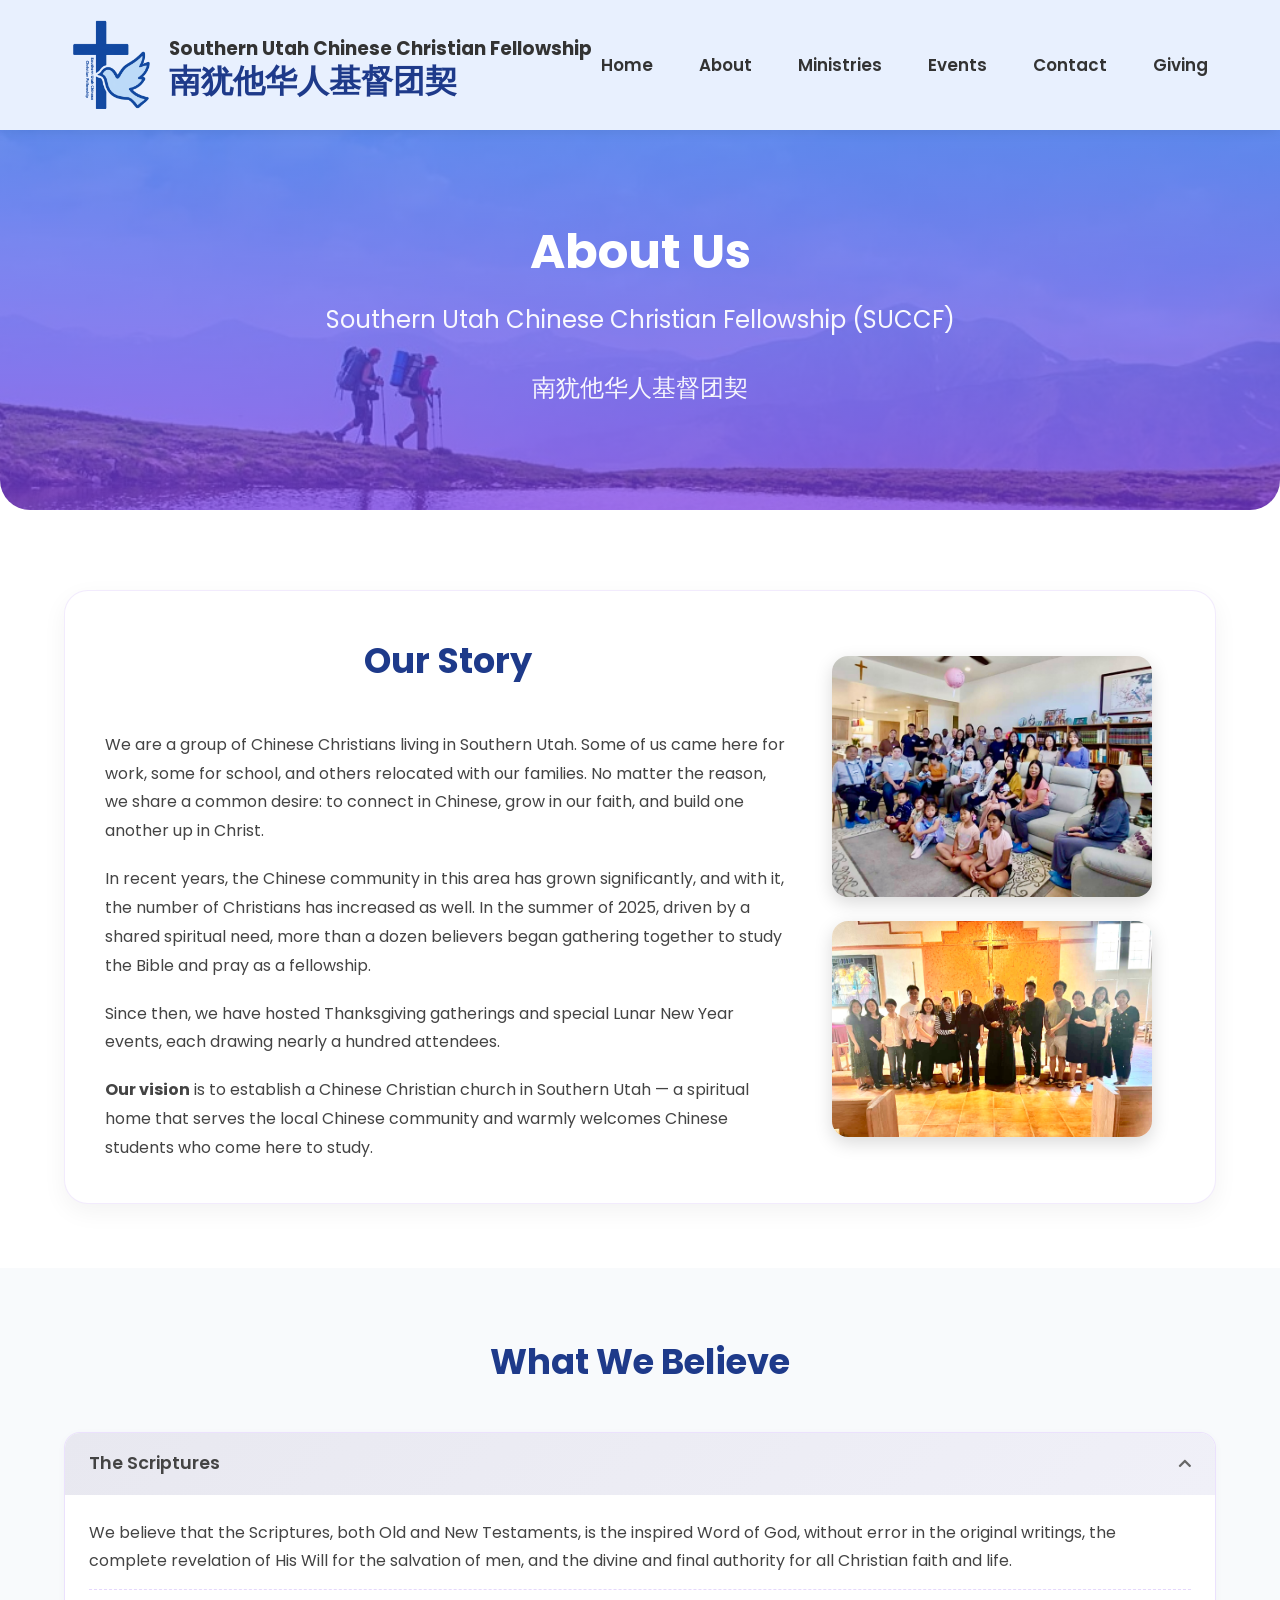
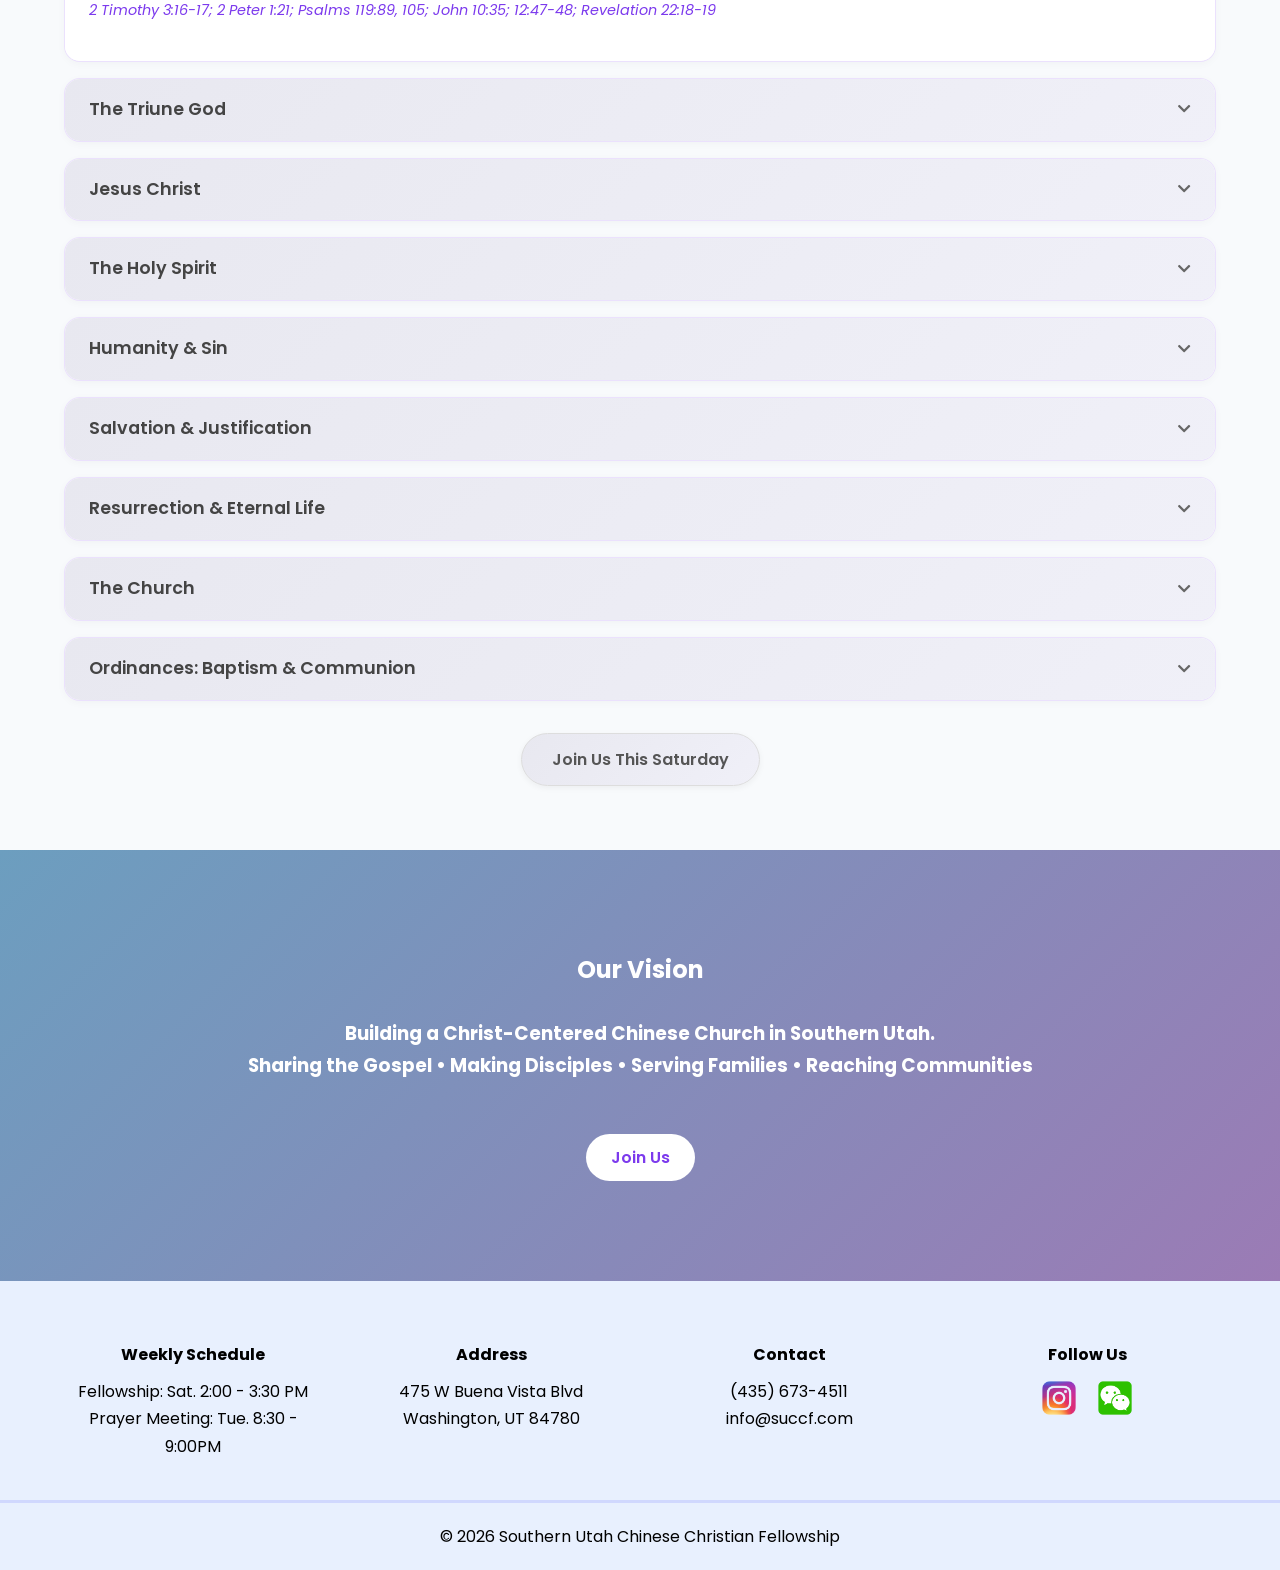
<file: about.html>
<!DOCTYPE html>
<html lang="en">

<head>
    <meta charset="UTF-8">
    <meta name="viewport" content="width=device-width, initial-scale=1.0">

    <title>Southern Utah Chinese Christian Fellowship</title>

    <meta name="description"
        content="Southern Utah Chinese Christian Fellowship serving the Chinese community in Southern Utah.">

    <link rel="icon" type="image/png" href="images/favicon.png">

    <link rel="stylesheet" href="css/styles.css">

    <link rel="preconnect" href="https://fonts.googleapis.com">
	<!-- Font Awesome 6 (free) -->
	<link rel="stylesheet" href="https://cdnjs.cloudflare.com/ajax/libs/font-awesome/6.0.0-beta3/css/all.min.css">
	<link rel="stylesheet" href="https://use.fontawesome.com/releases/v5.15.4/css/all.css">

    <link href="https://fonts.googleapis.com/css2?family=Poppins:wght@300;400;500;600;700&display=swap"
        rel="stylesheet">
</head>

<body>
    <!--========= HEADER =========-->
    <header class="header">
        <div class="container">
            <div class="logo">
                <img src="images/logo.png" alt="SUCCF Logo">
                <div class="logo-text">
                    <h3>Southern Utah Chinese Christian Fellowship</h3>
                    <h2>南犹他华人基督团契</h2>
                </div>
            </div>
        <!-- Hamburger Menu Button -->
        <button class="hamburger" id="hamburger" aria-label="Toggle navigation">
            <span class="bar"></span>
            <span class="bar"></span>
            <span class="bar"></span>
        </button>
        
        <nav class="nav-menu" id="navMenu">
            <ul>
                <li><a href="index.html" class="active">Home</a></li>
                <li><a href="about.html">About</a></li>
                <li><a href="ministries.html">Ministries</a></li>
                <li><a href="events.html">Events</a></li>
                <li><a href="contact.html">Contact</a></li>
                <li><a href="giving.html">Giving</a></li>
            </ul>
        </nav>
    </div>
</header>

 <!--=============================================================================================================-->   	
 <!--=============================================================================================================--> 
 	
 <!--============== build section part ========================-->   
    <!-------------- ABOUT HERO SECTION with mountain background --------------->
    <section class="about-hero">
        <div class="container">
            <h1>About Us</h1>
            <p>Southern Utah Chinese Christian Fellowship (SUCCF)</p><br>
			<p>南犹他华人基督团契</p>
        </div>
    </section>

    <!-- ABOUT US CONTENT -->
    <section class="about-section">
        <div class="container">
            <div class="about-content">
				<!-- Text Content -->
				<div class="about-text">
                <h2>Our Story</h2>
                <p>We are a group of Chinese Christians living in Southern Utah. Some of us came here for work, some for school, and others relocated with our families. No matter the reason, we share a common desire: to connect in Chinese, grow in our faith, and build one another up in Christ.</p>
                <p>In recent years, the Chinese community in this area has grown significantly, and with it, the number of Christians has increased as well. In the summer of 2025, driven by a shared spiritual need, more than a dozen believers began gathering together to study the Bible and pray as a fellowship.</p>
                <p>Since then, we have hosted Thanksgiving gatherings and special Lunar New Year events, each drawing nearly a hundred attendees.</p>
                <p><strong>Our vision</strong> is to establish a Chinese Christian church in Southern Utah — a spiritual home that serves the local Chinese community and warmly welcomes Chinese students who come here to study.</p>
                </div>
				
	            <!-- Image -->
	            <div class="about-image">
	                <img src="images/about-us.jpg" alt="Southern Utah Chinese Christian Fellowship members">
					<img src="images/about-us2.jpg" alt="Southern Utah Chinese Christian Fellowship members 2">
	            </div>
		   </div>
        </div>
    </section>

<!------------ WHAT WE BELIEVE SECTION with interactive accordion -------------->
<section class="beliefs-section">
    <div class="container">
        <h2>What We Believe</h2>
        
        <div class="belief-card">
            <div class="belief-header">
                <h3>The Scriptures</h3>
                <i class="fas fa-chevron-down toggle-icon"></i>
            </div>
            <div class="belief-content">
                <p>We believe that the Scriptures, both Old and New Testaments, is the inspired Word of God, without error in the original writings, the complete revelation of His Will for the salvation of men, and the divine and final authority for all Christian faith and life.</p>
                <p class="scripture">2 Timothy 3:16-17; 2 Peter 1:21; Psalms 119:89, 105; John 10:35; 12:47-48; Revelation 22:18-19</p>
            </div>
        </div>
        
        <div class="belief-card">
            <div class="belief-header">
                <h3>The Triune God</h3>
                <i class="fas fa-chevron-down toggle-icon"></i>
            </div>
            <div class="belief-content">
                <p>We believe in one God, the Father Almighty who is the creator and supreme ruler of the universe, the heavens, the earth, and all the things therein; and who eternally exists in three persons: Father, Son, and the Holy Spirit, each having his particular part in the work of our salvation.</p>
                <p class="scripture">Deuteronomy 6:4; Isaiah 44:6; Genesis 1:1; Psalms 103:19; Matthew 3:16-17, 28:19; 2 Corinthians 13:14; Ephesians 1:3-14</p>
            </div>
        </div>
        
        <div class="belief-card">
            <div class="belief-header">
                <h3>Jesus Christ</h3>
                <i class="fas fa-chevron-down toggle-icon"></i>
            </div>
            <div class="belief-content">
                <p>We believe that Jesus Christ is true God and true man (yet sinless), the Son of God, begotten, not made, being of one substance with the Father. He was conceived by the Holy Spirit and born of the Virgin Mary. He came to this world to make God known to men. He was crucified for our iniquities, was buried, and on the third day arose bodily from the dead. He ascended into heaven, and is now our High Priest and Advocate at the right hand of the Majesty on high. He shall return imminently and personally with glory to judge both the living and the dead.</p>
                <p class="scripture">Matthew 1:18, 22-23; John 1:1-14, 14:1-3; Romans 1:2-4; Acts 1:11; 1 Corinthians 15:1-4; Ephesians 1:20; Philippians 2:5-7; 1 Thessalonians 4:14-17; 1 Peter 1:18-19; 1 John 2:1; Hebrews 4:14, 7:22-25, 8:1; Revelation 1:7</p>
            </div>
        </div>
        
        <div class="belief-card">
            <div class="belief-header">
                <h3>The Holy Spirit</h3>
                <i class="fas fa-chevron-down toggle-icon"></i>
            </div>
            <div class="belief-content">
                <p>We believe in the Holy Spirit, the third person of the Trinity, who is of one substance equal in power and glory with the Son. His ministry is to glorify the Lord Jesus Christ, and during this age to convict men of guilt in regard to sin, righteousness and judgment, regenerate the believing sinners, and to indwell, guide, instruct and to empower believers for godly living and service.</p>
                <p class="scripture">2 Corinthians 3:17-18; John 16:8-13; Titus 3:5; Romans 8:9; Acts 1:8</p>
            </div>
        </div>
        
        <div class="belief-card">
            <div class="belief-header">
                <h3>Humanity &amp; Sin</h3>
                <i class="fas fa-chevron-down toggle-icon"></i>
            </div>
            <div class="belief-content">
                <p>We believe that men were created in the image and likeness of God, but in Adam all men have fallen into sin, and as sinners men are in need of God's salvation.</p>
                <p class="scripture">Genesis 1:26-28; Isaiah 53:6; Romans 1:18-3:23; 5:12, 18, 19; John 3:3, 5, 7</p>
            </div>
        </div>
        
        <div class="belief-card">
            <div class="belief-header">
                <h3>Salvation &amp; Justification</h3>
                <i class="fas fa-chevron-down toggle-icon"></i>
            </div>
            <div class="belief-content">
                <p>We believe in salvation and justification through faith in Jesus Christ. All who receive Him by faith as Savior and Lord are justified wholly on the ground of His shed blood and are born anew of the Holy Spirit, become the children of God, into the family of God, and brought into the kingdom of His Son and sealed with the Holy Spirit.</p>
                <p class="scripture">John 1:12-13, 3:3,5,7,16-18; Acts 4:12; Romans 3:24, 5:8, 6:23; Ephesians 2:8-9; Titus 3:5; Colossians 1:13; 1 John 5:12</p>
            </div>
        </div>
        
        <div class="belief-card">
            <div class="belief-header">
                <h3>Resurrection &amp; Eternal Life</h3>
                <i class="fas fa-chevron-down toggle-icon"></i>
            </div>
            <div class="belief-content">
                <p>We believe that there shall be a bodily resurrection of the just to eternal life, and of the unjust to eternal punishment.</p>
                <p class="scripture">Matthew 25:31-46; John 5:29; 1 Corinthians 15:35-54; Revelation 20:15; 21:1-5</p>
            </div>
        </div>
        
        <div class="belief-card">
            <div class="belief-header">
                <h3>The Church</h3>
                <i class="fas fa-chevron-down toggle-icon"></i>
            </div>
            <div class="belief-content">
                <p>We believe that the universal church is one body, of which Jesus Christ is the head, and is composed of all who are regenerated by the Holy Spirit. The duty of the Church is to proclaim through word and deeds, the gospel of salvation to the world, and to nurture the spiritual growth of members through prayer, teaching, fellowship, and worship.</p>
                <p class="scripture">Ephesians 1:22-23, 2:19-22; Colossians 1:18; Matthew 28:19-20; Acts 1:8, 2:42</p>
            </div>
        </div>
        
        <div class="belief-card">
            <div class="belief-header">
                <h3>Ordinances: Baptism &amp; Communion</h3>
                <i class="fas fa-chevron-down toggle-icon"></i>
            </div>
            <div class="belief-content">
                <p>We believe that water baptism and the Lord's supper are ordinances to be observed by the believers of the Church during the present age as testimonies before God and men.</p>
                <p class="scripture">Matthew 28:18-19; Romans 6:1-4; 1 Corinthians 11:23-26</p>
            </div>
        </div>
        
        <!-- Using light grey button -->
        <div style="text-align: center; margin-top: 2rem;">
            <a href="contact.html" class="btn-soft-grey">Join Us This Saturday</a>
        </div>
    </div>
</section>
	
 <!--=============================================================================================================-->   	
 <!--=============================================================================================================-->   	
    <!--========= VISION =========-->
    <section class="vision">
        <div class="container">
            <h1>Our Vision</h1>
			<br>
            <h3>
                Building a Christ-Centered Chinese Church in Southern Utah.
                <br>
                Sharing the Gospel • Making Disciples • Serving Families • Reaching Communities
			</h3>
			<br>
            <a href="contact.html" class="btn-secondary">
                Join Us
            </a>
        </div>
    </section>

    <!--========= FOOTER =========-->
    <footer>
        <div class="container footer-grid">
            <div>
                <h4>Weekly Schedule</h4>
                <p>
                    Fellowship: Sat. 2:00 - 3:30 PM<br>
                    Prayer Meeting: Tue. 8:30 - 9:00PM
                </p>
            </div>			
            <div>
                <h4>Address</h4>
                <p>
                    475 W Buena Vista Blvd<br>
                    Washington, UT 84780
                </p>
            </div>

            <div>
                <h4>Contact</h4>
                <p>(435) 673-4511</p>
                <p>info@succf.com</p>
            </div>			
            <div>
				<h4>Follow Us</h4>
				<div class="social-icons">
		           <!-- Instagram -->
		           <a href="https://www.instagram.com/southernutah_ccf/"
		              target="_blank"
		              aria-label="Instagram">
		               <img src="images/instagram.png" alt="Instagram">
		           </a>
		           <!-- WeChat -->
		           <a href="images/wechat_qr.jpg"
		              target="_blank"
		              aria-label="WeChat">
		               <img src="images/wechat.png" alt="WeChat">
		           </a>
				</div>
            </div>
        </div>

        <div class="copyright">
            © 2026 Southern Utah Chinese Christian Fellowship
        </div>
    </footer>
	<script src="scripts/script.js"></script>
</body>
</html>
</file>
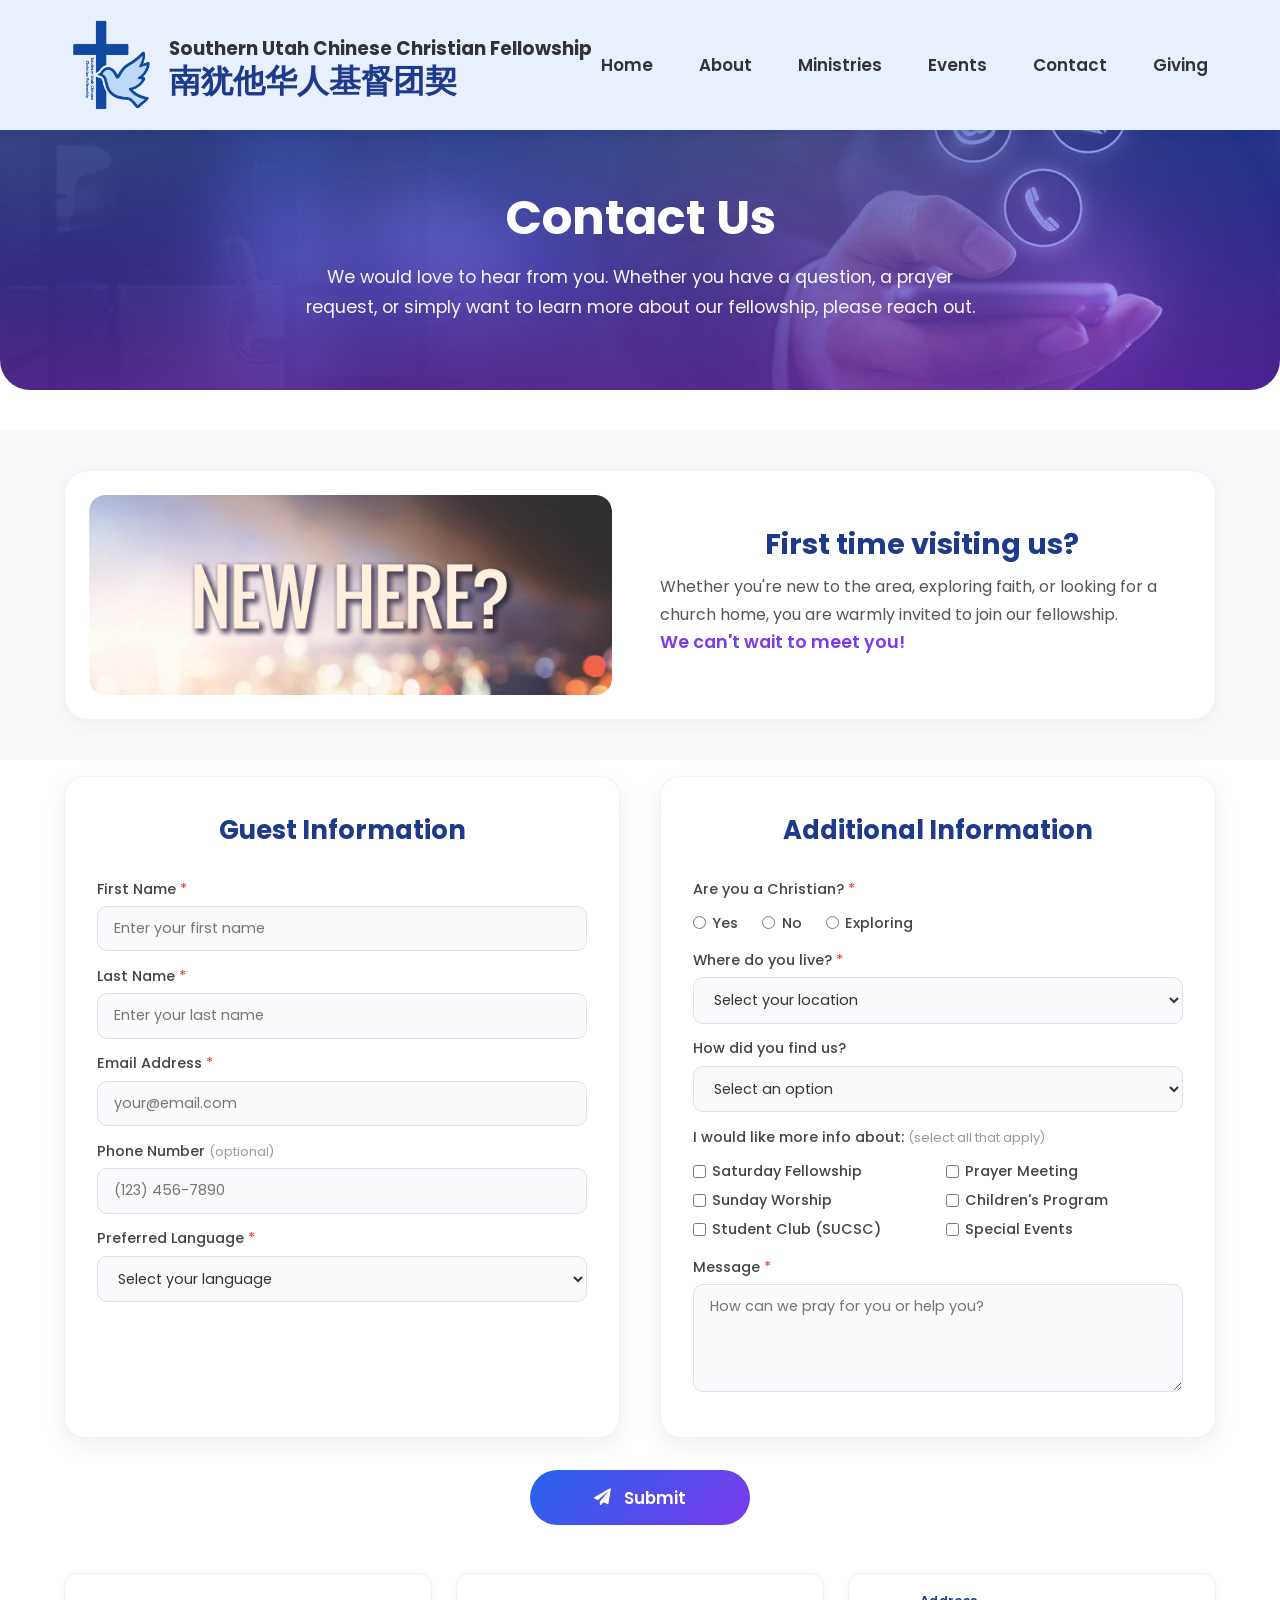
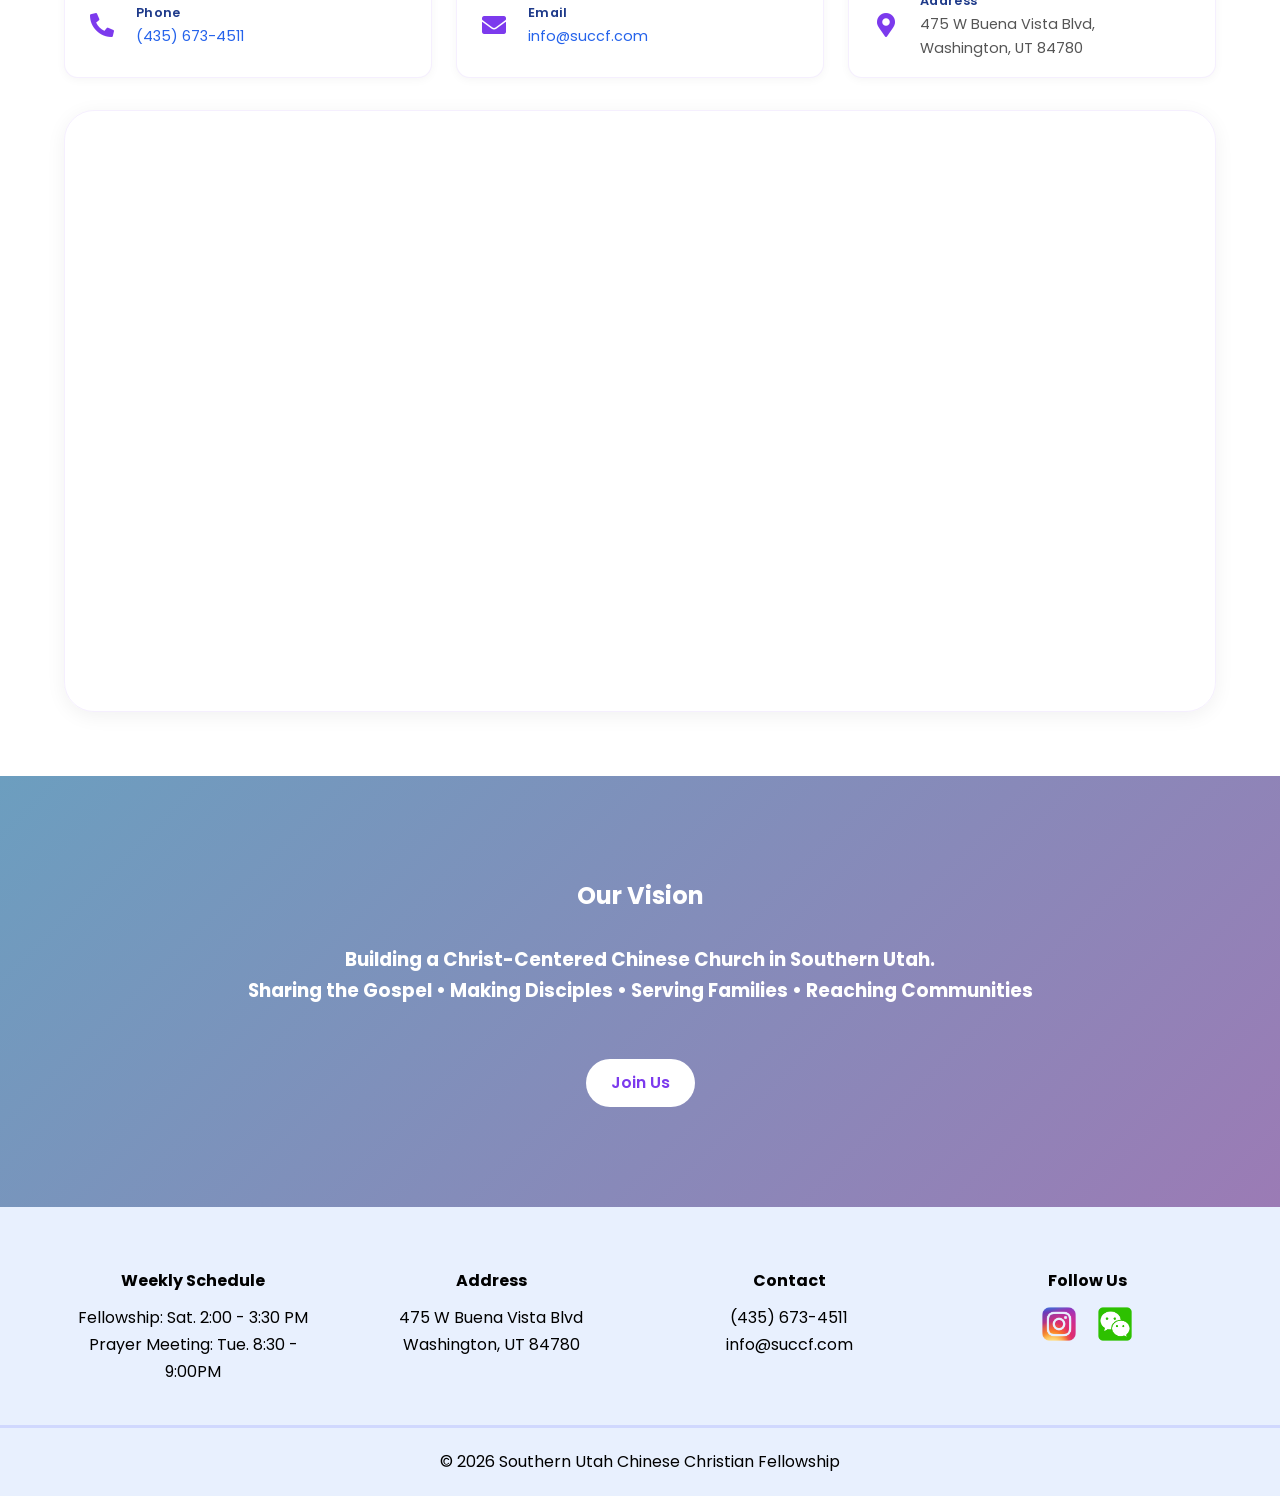
<file: contact.html>
<!DOCTYPE html>
<html lang="en">

<head>
    <meta charset="UTF-8">
    <meta name="viewport" content="width=device-width, initial-scale=1.0">

    <title>Southern Utah Chinese Christian Fellowship</title>

    <meta name="description"
        content="Southern Utah Chinese Christian Fellowship serving the Chinese community in Southern Utah.">

    <link rel="icon" type="image/png" href="images/favicon.png">

    <link rel="stylesheet" href="css/styles.css">

    <link rel="preconnect" href="https://fonts.googleapis.com">
	<!-- Font Awesome 6 (free) -->
	<link rel="stylesheet" href="https://cdnjs.cloudflare.com/ajax/libs/font-awesome/6.0.0-beta3/css/all.min.css">
	<link rel="stylesheet" href="https://use.fontawesome.com/releases/v5.15.4/css/all.css">

    <link href="https://fonts.googleapis.com/css2?family=Poppins:wght@300;400;500;600;700&display=swap"
        rel="stylesheet">
</head>

<body>
    <!--========= HEADER =========-->
    <header class="header">
        <div class="container">
            <div class="logo">
                <img src="images/logo.png" alt="SUCCF Logo">
                <div class="logo-text">
                    <h3>Southern Utah Chinese Christian Fellowship</h3>
                    <h2>南犹他华人基督团契</h2>
                </div>
            </div>
        <!-- Hamburger Menu Button -->
        <button class="hamburger" id="hamburger" aria-label="Toggle navigation">
            <span class="bar"></span>
            <span class="bar"></span>
            <span class="bar"></span>
        </button>
        
        <nav class="nav-menu" id="navMenu">
            <ul>
                <li><a href="index.html" class="active">Home</a></li>
                <li><a href="about.html">About</a></li>
                <li><a href="ministries.html">Ministries</a></li>
                <li><a href="events.html">Events</a></li>
                <li><a href="contact.html">Contact</a></li>
                <li><a href="giving.html">Giving</a></li>
            </ul>
        </nav>
    </div>
</header>

 <!--=============================================================================================================-->   	
 <!--=============================================================================================================--> 

   	
 <!--============== build section part ========================-->   
 
    <!-- CONTACT HERO SECTION -->
    <section class="contact-hero">
        <div class="container">
            <h1>Contact Us</h1>
            <p>We would love to hear from you. Whether you have a question, a prayer request, or simply want to learn more about our fellowship, please reach out.</p>
        </div>
    </section>

<!-- WELCOME CONTAINER -->
<section class="welcome-container">
    <div class="container">
        <div class="welcome-grid">
            <div class="welcome-image">
                <img src="images/contact-newhere.png" alt="Welcome to SUCCF">
            </div>
            <div class="welcome-text">
                <h2>First time visiting us?</h2>
                <p class="welcome-description">Whether you're new to the area, exploring faith, or looking for a church home, you are warmly invited to join our fellowship.</p>
				<h3>We can't wait to meet you!</h3>
            </div>
        </div>
    </div>
</section>

    <!-- CONTACT SECTION -->
    <section class="contact-section">
        <div class="container">
            <!-- Two-Column Layout -->
            <div class="contact-grid">
                <!-- LEFT COLUMN: Guest Information -->
                <div class="contact-form-wrapper">
                    <h2>Guest Information</h2>
                    <form class="contact-form" action="#" method="POST">
                        <div class="form-group">
                            <label for="first-name">First Name <span class="required">*</span></label>
                            <input type="text" id="first-name" name="first-name" placeholder="Enter your first name" required>
                        </div>

                        <div class="form-group">
                            <label for="last-name">Last Name <span class="required">*</span></label>
                            <input type="text" id="last-name" name="last-name" placeholder="Enter your last name" required>
                        </div>

                        <div class="form-group">
                            <label for="email">Email Address <span class="required">*</span></label>
                            <input type="email" id="email" name="email" placeholder="your@email.com" required>
                        </div>

                        <div class="form-group">
                            <label for="phone">Phone Number <span class="optional">(optional)</span></label>
                            <input type="tel" id="phone" name="phone" placeholder="(123) 456-7890">
                        </div>

                        <div class="form-group">
                            <label for="language">Preferred Language <span class="required">*</span></label>
                            <select id="language" name="language" required>
                                <option value="">Select your language</option>
                                <option value="english">English</option>
                                <option value="chinese">Chinese (中文)</option>
                                <option value="bilingual">Bilingual (Both)</option>
                            </select>
                        </div>
                    </form>
                </div>

                <!-- RIGHT COLUMN: Additional Information -->
                <div class="contact-info-right">
                    <h2>Additional Information</h2>
                    
                    <div class="form-group">
                        <label>Are you a Christian? <span class="required">*</span></label>
                        <div class="radio-group">
                            <label class="radio-option">
                                <input type="radio" name="is-christian" value="yes" required>
                                Yes
                            </label>
                            <label class="radio-option">
                                <input type="radio" name="is-christian" value="no">
                                No
                            </label>
                            <label class="radio-option">
                                <input type="radio" name="is-christian" value="exploring">
                                Exploring
                            </label>
                        </div>
                    </div>

                    <div class="form-group">
                        <label for="location">Where do you live? <span class="required">*</span></label>
                        <select id="location" name="location" required>
                            <option value="">Select your location</option>
                            <option value="cedar-city">Cedar City</option>
                            <option value="st-george">St. George</option>
                            <option value="washington">Washington</option>
                            <option value="hurricane">Hurricane</option>
                            <option value="other">Other</option>
                        </select>
                    </div>

                    <div class="form-group">
                        <label for="find-us">How did you find us?</label>
                        <select id="find-us" name="find-us">
                            <option value="">Select an option</option>
                            <option value="google">Google Search</option>
                            <option value="instagram">Instagram</option>
                            <option value="wechat">WeChat</option>
                            <option value="friend">Friend or Family</option>
                            <option value="church">Another Church</option>
                            <option value="event">Community Event</option>
                            <option value="other">Other</option>
                        </select>
                    </div>

                    <div class="form-group">
                        <label>I would like more info about: <span class="optional">(select all that apply)</span></label>
                        <div class="checkbox-group">
                            <label class="checkbox-option">
                                <input type="checkbox" name="interest" value="fellowship">
                                Saturday Fellowship
                            </label>
                            <label class="checkbox-option">
                                <input type="checkbox" name="interest" value="prayer">
                                Prayer Meeting
                            </label>
                            <label class="checkbox-option">
                                <input type="checkbox" name="interest" value="worship">
                                Sunday Worship
                            </label>
                            <label class="checkbox-option">
                                <input type="checkbox" name="interest" value="children">
                                Children's Program
                            </label>
                            <label class="checkbox-option">
                                <input type="checkbox" name="interest" value="student">
                                Student Club (SUCSC)
                            </label>
                            <label class="checkbox-option">
                                <input type="checkbox" name="interest" value="events">
                                Special Events
                            </label>
                        </div>
                    </div>

                    <div class="form-group">
                        <label for="message">Message <span class="required">*</span></label>
                        <textarea id="message" name="message" rows="4" placeholder="How can we pray for you or help you?" required></textarea>
                    </div>
                </div>
            </div>

            <!-- Submit Button (Centered below both columns) -->
            <div class="submit-wrapper">
                <button type="submit" class="btn-submit">
                    <i class="fas fa-paper-plane"></i> Submit
                </button>
            </div>

            <!-- CONTACT DETAILS & MAP SECTION (Below the two columns) -->
            <div class="contact-details-section">
                <div class="contact-details-grid">
                    <div class="detail-item">
                        <i class="fas fa-phone-alt"></i>
                        <div>
                            <h4>Phone</h4>
                            <p><a href="tel:+14356734511">(435) 673-4511</a></p>
                        </div>
                    </div>
                    <div class="detail-item">
                        <i class="fas fa-envelope"></i>
                        <div>
                            <h4>Email</h4>
                            <p><a href="mailto:info@succf.com">info@succf.com</a></p>
                        </div>
                    </div>
                    <div class="detail-item">
                        <i class="fas fa-map-marker-alt"></i>
                        <div>
                            <h4>Address</h4>
                            <p>475 W Buena Vista Blvd, <br>Washington, UT 84780</p>
                        </div>
                    </div>
                </div>

                <!-- Map -->
                <div class="map-section">
                    <div class="map-container">
                        <iframe 
                            src="https://www.google.com/maps/embed?pb=!1m18!1m12!1m3!1d3167.429572317205!2d-113.509984684687!3d37.130750279879!2m3!1f0!2f0!3f0!3m2!1i1024!2i768!4f13.1!3m3!1m2!1s0x80ca4f0c8b6f2b8d%3A0x2c8f5e5e1c9b3f0!2s475%20W%20Buena%20Vista%20Blvd%2C%20Washington%2C%20UT%2084780!5e0!3m2!1sen!2sus!4v1647899999999!5m2!1sen!2sus" 
                            width="100%" 
                            height="250" 
                            style="border:0; border-radius: 16px;" 
                            allowfullscreen="" 
                            loading="lazy"
                            referrerpolicy="no-referrer-when-downgrade">
                        </iframe>
                    </div>
                </div>
            </div>
        </div>
    </section>

 <!--=============================================================================================================-->   	
 <!--=============================================================================================================-->   	
    <!--========= VISION =========-->
    <section class="vision">
        <div class="container">
            <h1>Our Vision</h1>
			<br>
            <h3>
                Building a Christ-Centered Chinese Church in Southern Utah.
                <br>
                Sharing the Gospel • Making Disciples • Serving Families • Reaching Communities
			</h3>
			<br>
            <a href="contact.html" class="btn-secondary">
                Join Us
            </a>
        </div>
    </section>

    <!--========= FOOTER =========-->
    <footer>
        <div class="container footer-grid">
            <div>
                <h4>Weekly Schedule</h4>
                <p>
                    Fellowship: Sat. 2:00 - 3:30 PM<br>
                    Prayer Meeting: Tue. 8:30 - 9:00PM
                </p>
            </div>			
            <div>
                <h4>Address</h4>
                <p>
                    475 W Buena Vista Blvd<br>
                    Washington, UT 84780
                </p>
            </div>

            <div>
                <h4>Contact</h4>
                <p>(435) 673-4511</p>
                <p>info@succf.com</p>
            </div>			
            <div>
				<h4>Follow Us</h4>
				<div class="social-icons">
		           <!-- Instagram -->
		           <a href="https://www.instagram.com/southernutah_ccf/"
		              target="_blank"
		              aria-label="Instagram">
		               <img src="images/instagram.png" alt="Instagram">
		           </a>
		           <!-- WeChat -->
		           <a href="images/wechat_qr.jpg"
		              target="_blank"
		              aria-label="WeChat">
		               <img src="images/wechat.png" alt="WeChat">
		           </a>
				</div>
            </div>
        </div>

        <div class="copyright">
            © 2026 Southern Utah Chinese Christian Fellowship
        </div>
    </footer>
	<script src="scripts/script.js"></script>
</body>
</html>
</file>
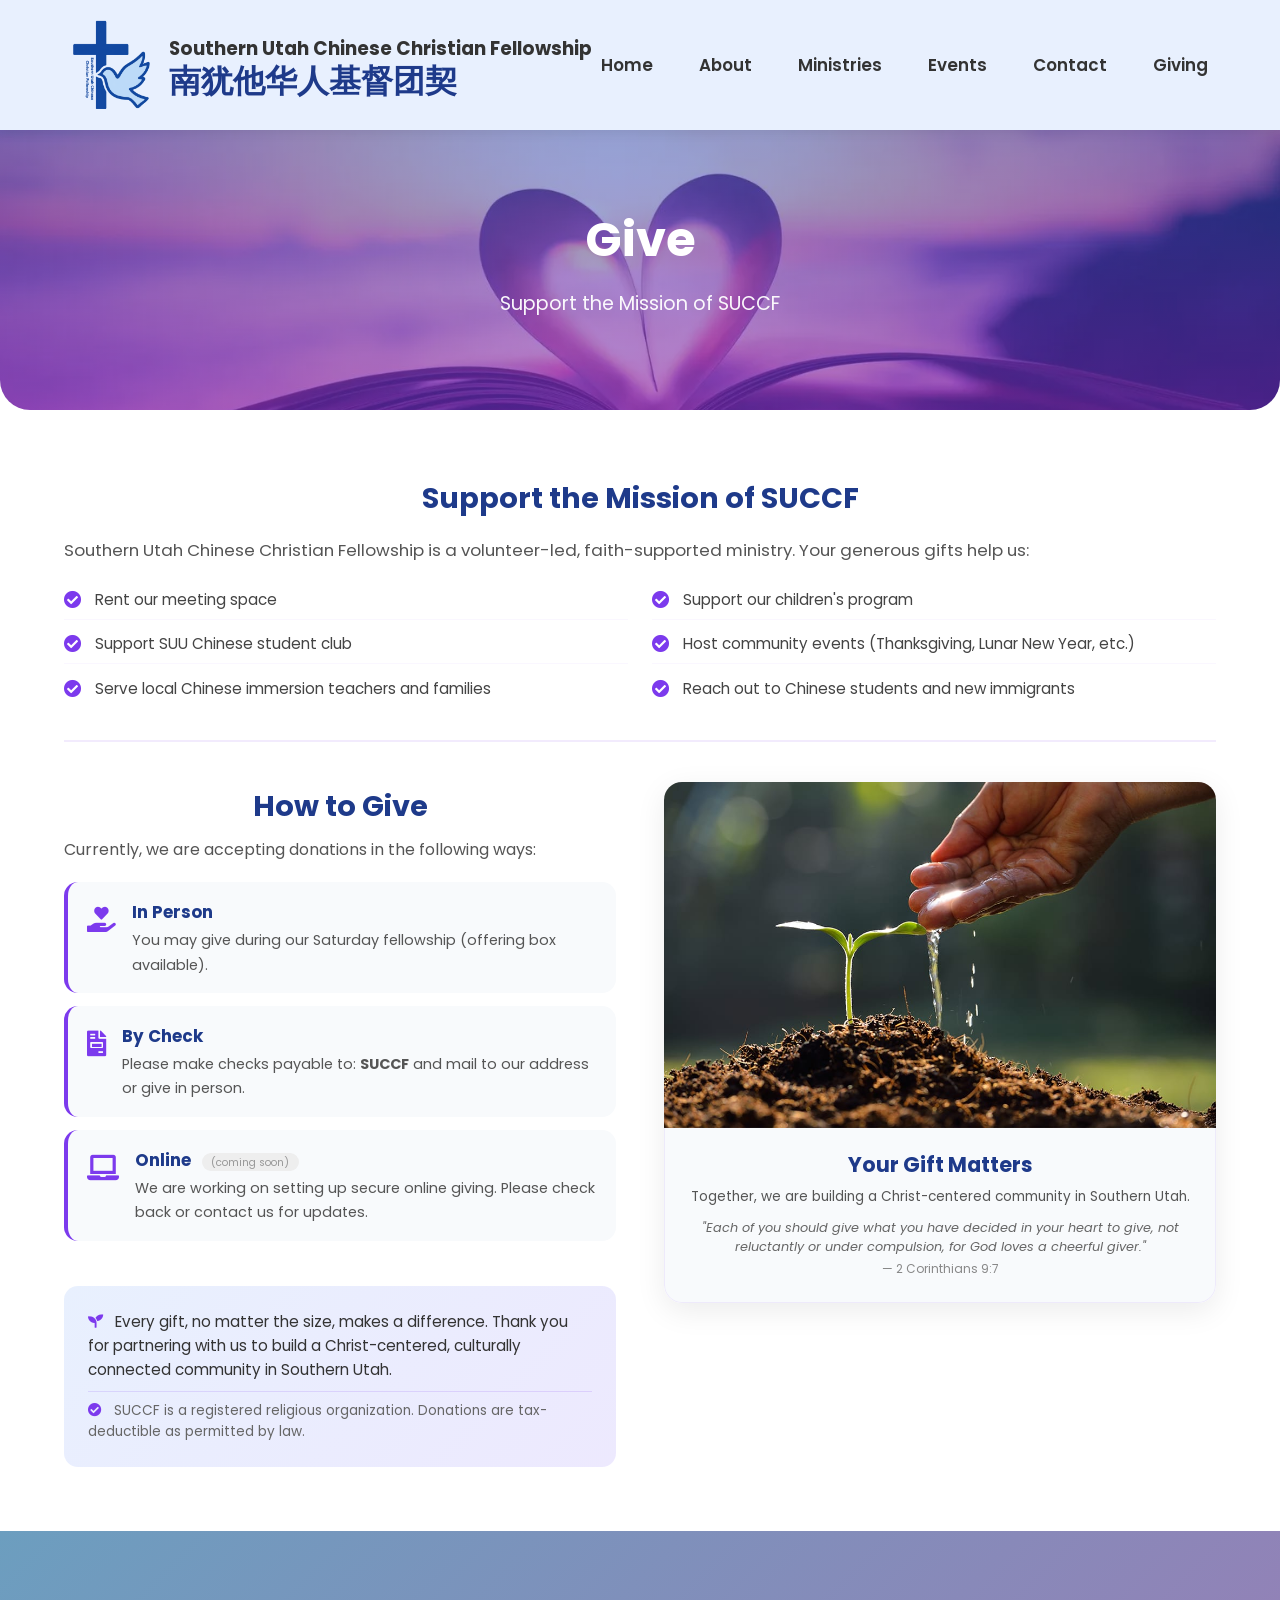
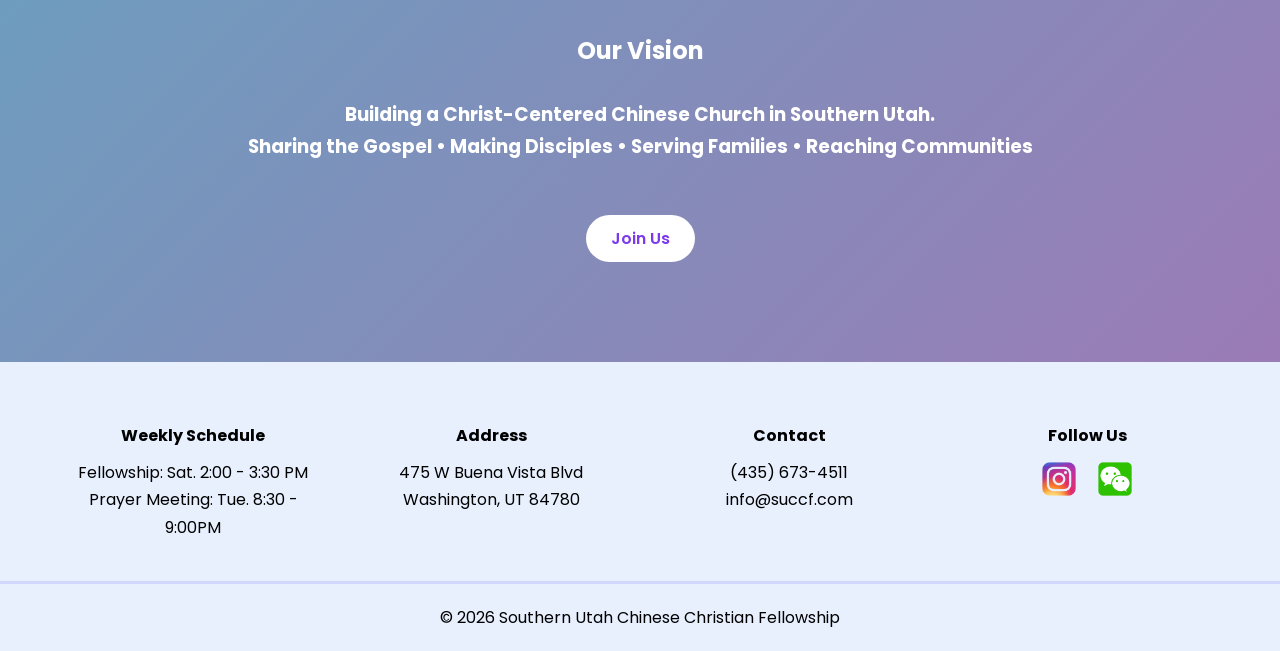
<file: giving.html>
<!DOCTYPE html>
<html lang="en">

<head>
    <meta charset="UTF-8">
    <meta name="viewport" content="width=device-width, initial-scale=1.0">

    <title>Southern Utah Chinese Christian Fellowship</title>

    <meta name="description"
        content="Southern Utah Chinese Christian Fellowship serving the Chinese community in Southern Utah.">

    <link rel="icon" type="image/png" href="images/favicon.png">

    <link rel="stylesheet" href="css/styles.css">

    <link rel="preconnect" href="https://fonts.googleapis.com">
	<!-- Font Awesome 6 (free) -->
	<link rel="stylesheet" href="https://cdnjs.cloudflare.com/ajax/libs/font-awesome/6.0.0-beta3/css/all.min.css">
	<link rel="stylesheet" href="https://use.fontawesome.com/releases/v5.15.4/css/all.css">

    <link href="https://fonts.googleapis.com/css2?family=Poppins:wght@300;400;500;600;700&display=swap"
        rel="stylesheet">
</head>

<body>
    <!--========= HEADER =========-->
    <header class="header">
        <div class="container">
            <div class="logo">
                <img src="images/logo.png" alt="SUCCF Logo">
                <div class="logo-text">
                    <h3>Southern Utah Chinese Christian Fellowship</h3>
                    <h2>南犹他华人基督团契</h2>
                </div>
            </div>
        <!-- Hamburger Menu Button -->
        <button class="hamburger" id="hamburger" aria-label="Toggle navigation">
            <span class="bar"></span>
            <span class="bar"></span>
            <span class="bar"></span>
        </button>
        
        <nav class="nav-menu" id="navMenu">
            <ul>
                <li><a href="index.html" class="active">Home</a></li>
                <li><a href="about.html">About</a></li>
                <li><a href="ministries.html">Ministries</a></li>
                <li><a href="events.html">Events</a></li>
                <li><a href="contact.html">Contact</a></li>
                <li><a href="giving.html">Giving</a></li>
            </ul>
        </nav>
    </div>
</header>

 <!--=============================================================================================================-->   	
 <!--=============================================================================================================--> 
   	
 <!--============== build section part ========================-->   

    <!-- GIVING HERO SECTION -->
    <section class="giving-hero">
        <div class="container">
<!-- Support the Mission - Full Width at Top -->
            <h1>Give</h1>
            <p>Support the Mission of SUCCF</p>
        </div>
    </section>

    <!-- GIVING SECTION -->
    <section class="giving-section">
        <div class="container">
            <!-- Support the Mission - Full Width at Top -->
            <div class="giving-intro">
                <h2>Support the Mission of SUCCF</h2>
                <p>Southern Utah Chinese Christian Fellowship is a volunteer-led, faith-supported ministry. Your generous gifts help us:</p>
                <ul class="giving-list-horizontal">
                    <li><i class="fas fa-check-circle"></i> Rent our meeting space</li>
                    <li><i class="fas fa-check-circle"></i> Support our children's program</li>
					<li><i class="fas fa-check-circle"></i> Support SUU Chinese student club</li>
                    <li><i class="fas fa-check-circle"></i> Host community events (Thanksgiving, Lunar New Year, etc.)</li>
                    <li><i class="fas fa-check-circle"></i> Serve local Chinese immersion teachers and families</li>
                    <li><i class="fas fa-check-circle"></i> Reach out to Chinese students and new immigrants</li>
                </ul>
            </div>
			
 <!-- Two-Column Layout: Left = How to Give, Right = Image + Text -->
           <div class="giving-grid">
               <!-- LEFT COLUMN: How to Give -->
               <div class="giving-left">
                   <div class="giving-how">
                       <h2>How to Give</h2>
                       <p>Currently, we are accepting donations in the following ways:</p>
                       
                       <div class="giving-method">
                           <div class="method-icon"><i class="fas fa-hand-holding-heart"></i></div>
                           <div class="method-details">
                               <h3>In Person</h3>
                               <p>You may give during our Saturday fellowship (offering box available).</p>
                           </div>
                       </div>

                       <div class="giving-method">
                           <div class="method-icon"><i class="fas fa-file-invoice"></i></div>
                           <div class="method-details">
                               <h3>By Check</h3>
                               <p>Please make checks payable to: <strong>SUCCF</strong> and mail to our address or give in person.</p>
                           </div>
                       </div>

                       <div class="giving-method">
                           <div class="method-icon"><i class="fas fa-laptop"></i></div>
                           <div class="method-details">
                               <h3>Online <span class="coming-soon">(coming soon)</span></h3>
                               <p>We are working on setting up secure online giving. Please check back or contact us for updates.</p>
                           </div>
                       </div>
                   </div>

                   <!-- Giving Note (bottom of left column) -->
                   <div class="giving-note">
                       <p><i class="fas fa-seedling"></i> Every gift, no matter the size, makes a difference. Thank you for partnering with us to build a Christ-centered, culturally connected community in Southern Utah.</p>
                       <p class="tax-note"><i class="fas fa-check-circle"></i> SUCCF is a registered religious organization. Donations are tax-deductible as permitted by law.</p>
                   </div>
               </div>

               <!-- RIGHT COLUMN: Image + Text -->
               <div class="giving-right">
                   <div class="giving-image-container">
                       <img src="images/giving-plant.png" alt="Giving grows community" class="giving-image">
                       <div class="giving-image-text">
                           <h3>Your Gift Matters</h3>
                           <p>Together, we are building a Christ-centered community in Southern Utah.</p>
                           <div class="scripture">"Each of you should give what you have decided in your heart to give, not reluctantly or under compulsion, for God loves a cheerful giver."<br><span>— 2 Corinthians 9:7</span></div>
                       </div>
                   </div>
               </div>
           </div>
       </div>
   </section>
   
 <!--=============================================================================================================-->   	
 <!--=============================================================================================================-->   	
    <!--========= VISION =========-->
    <section class="vision">
        <div class="container">
            <h1>Our Vision</h1>
			<br>
            <h3>
                Building a Christ-Centered Chinese Church in Southern Utah.
                <br>
                Sharing the Gospel • Making Disciples • Serving Families • Reaching Communities
			</h3>
			<br>
            <a href="contact.html" class="btn-secondary">
                Join Us
            </a>
        </div>
    </section>

    <!--========= FOOTER =========-->
    <footer>
        <div class="container footer-grid">
            <div>
                <h4>Weekly Schedule</h4>
                <p>
                    Fellowship: Sat. 2:00 - 3:30 PM<br>
                    Prayer Meeting: Tue. 8:30 - 9:00PM
                </p>
            </div>			
            <div>
                <h4>Address</h4>
                <p>
                    475 W Buena Vista Blvd<br>
                    Washington, UT 84780
                </p>
            </div>

            <div>
                <h4>Contact</h4>
                <p>(435) 673-4511</p>
                <p>info@succf.com</p>
            </div>			
            <div>
				<h4>Follow Us</h4>
				<div class="social-icons">
		           <!-- Instagram -->
		           <a href="https://www.instagram.com/southernutah_ccf/"
		              target="_blank"
		              aria-label="Instagram">
		               <img src="images/instagram.png" alt="Instagram">
		           </a>
		           <!-- WeChat -->
		           <a href="images/wechat_qr.jpg"
		              target="_blank"
		              aria-label="WeChat">
		               <img src="images/wechat.png" alt="WeChat">
		           </a>
				</div>
            </div>
        </div>

        <div class="copyright">
            © 2026 Southern Utah Chinese Christian Fellowship
        </div>
    </footer>
	<script src="scripts/script.js"></script>
</body>
</html>
</file>
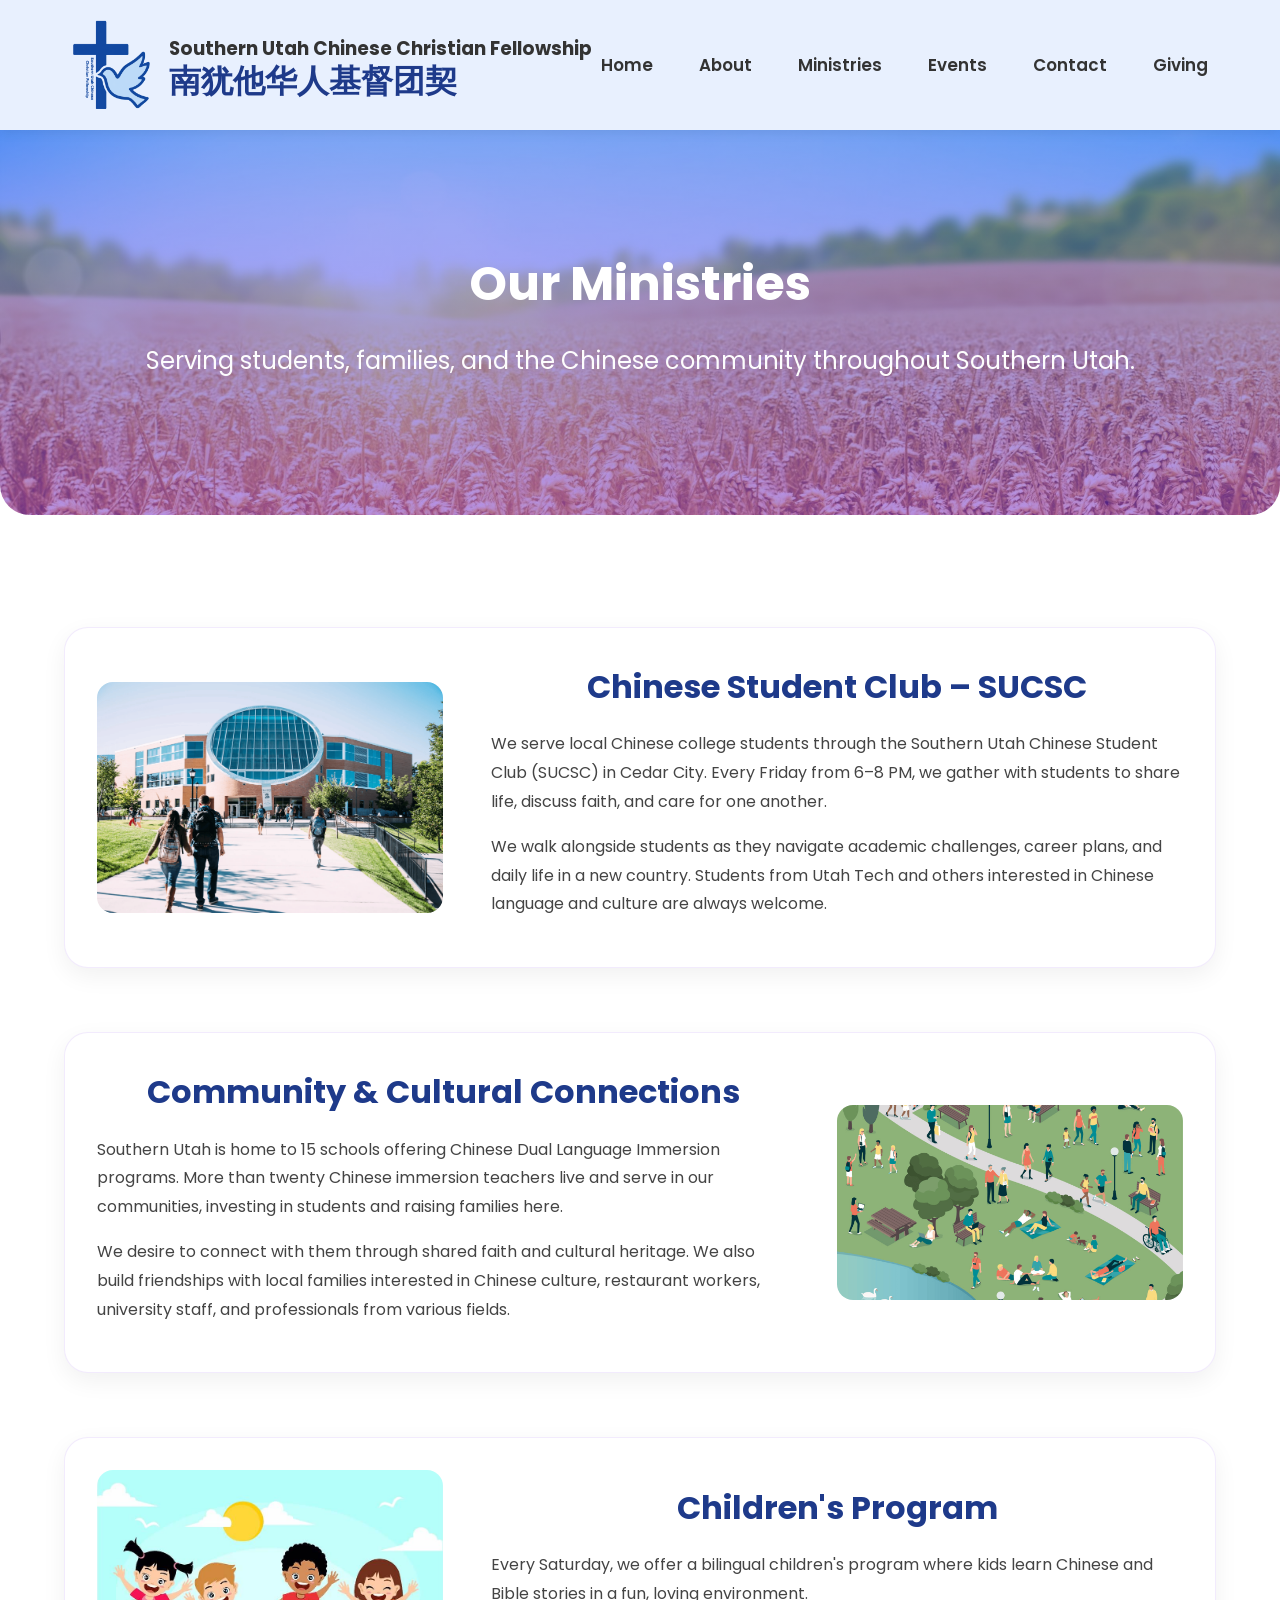
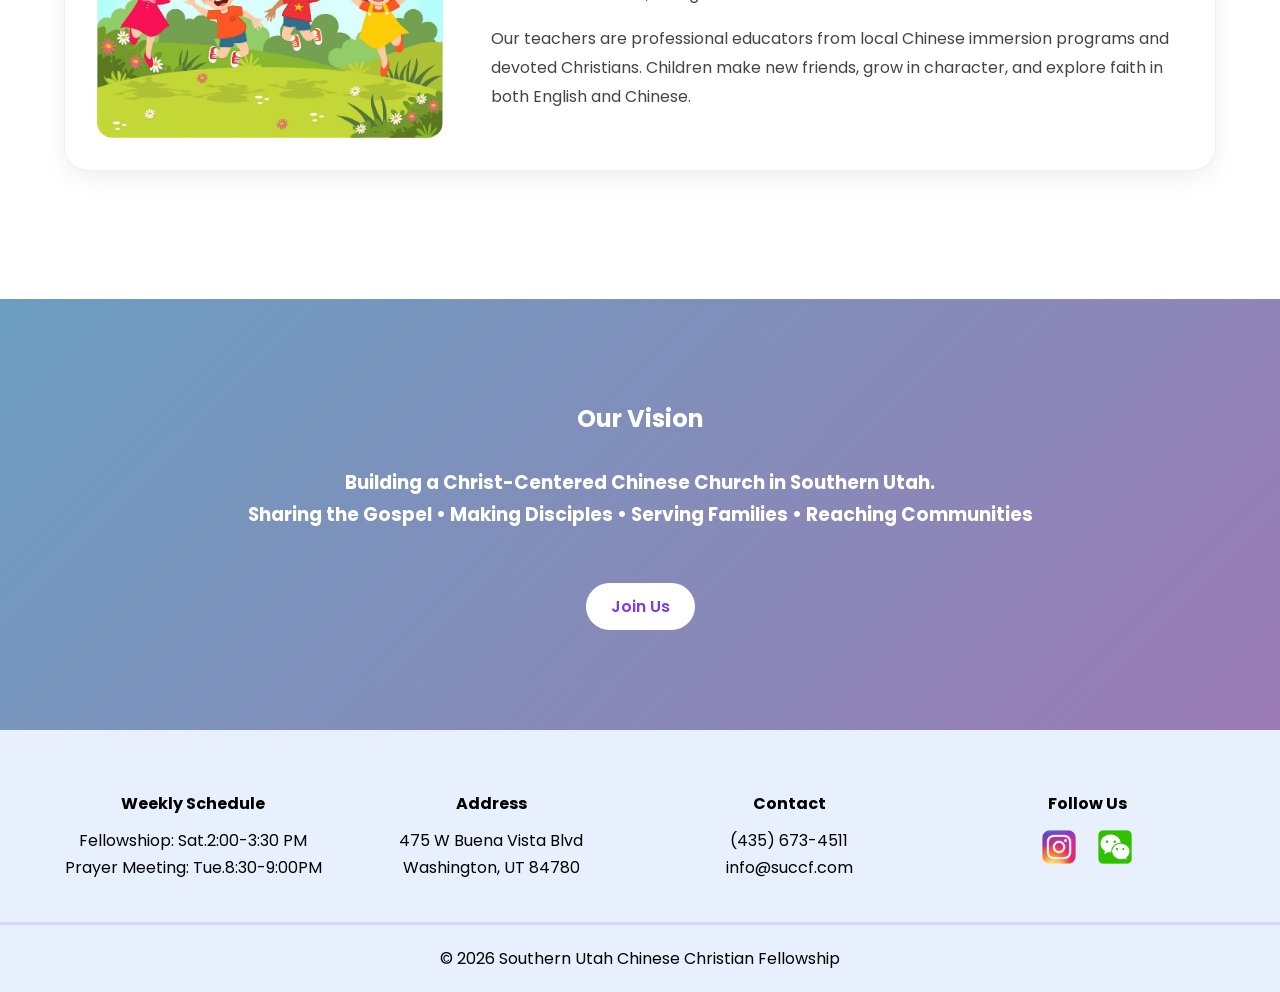
<file: ministries.html>
<!DOCTYPE html>
<html lang="en">

<head>
    <meta charset="UTF-8">
    <meta name="viewport" content="width=device-width, initial-scale=1.0">

    <title>Southern Utah Chinese Christian Fellowship</title>

    <meta name="description"
        content="Southern Utah Chinese Christian Fellowship serving the Chinese community in Southern Utah.">

    <link rel="icon" type="image/png" href="images/favicon.png">

    <link rel="stylesheet" href="css/styles.css">

    <link rel="preconnect" href="https://fonts.googleapis.com">
	<!-- Font Awesome 6 (free) -->
	<link rel="stylesheet" href="https://cdnjs.cloudflare.com/ajax/libs/font-awesome/6.0.0-beta3/css/all.min.css">
	<link rel="stylesheet" href="https://use.fontawesome.com/releases/v5.15.4/css/all.css">

    <link href="https://fonts.googleapis.com/css2?family=Poppins:wght@300;400;500;600;700&display=swap"
        rel="stylesheet">
</head>

<body>
    <!--========= HEADER =========-->
    <header class="header">
        <div class="container">
            <div class="logo">
                <img src="images/logo.png" alt="SUCCF Logo">
                <div class="logo-text">
                    <h3>Southern Utah Chinese Christian Fellowship</h3>
                    <h2>南犹他华人基督团契</h2>
                </div>
            </div>
        <!-- Hamburger Menu Button -->
        <button class="hamburger" id="hamburger" aria-label="Toggle navigation">
            <span class="bar"></span>
            <span class="bar"></span>
            <span class="bar"></span>
        </button>
        
        <nav class="nav-menu" id="navMenu">
            <ul>
                <li><a href="index.html" class="active">Home</a></li>
                <li><a href="about.html">About</a></li>
                <li><a href="ministries.html">Ministries</a></li>
                <li><a href="events.html">Events</a></li>
                <li><a href="contact.html">Contact</a></li>
                <li><a href="giving.html">Giving</a></li>
            </ul>
        </nav>
    </div>
</header>

 <!--=============================================================================================================-->   	
 <!--=============================================================================================================-->  

<!--================= build section part ================-->   
	
<!-- Ministries PAGE HERO -->
<section class="ministries-hero">
    <div class="container">
        <h1>Our Ministries</h1>
        <p>
            Serving students, families, and the Chinese community throughout Southern Utah.
        </p>
    </div>
</section>


<!-- MINISTRIES -->
<section class="ministries-section">
<div class="container">

    <!-- Ministry 1 -->
    <div class="ministry-card">

        <div class="ministry-image">
            <img src="images/ministries-campus.png" alt="Chinese Student Club">
        </div>

        <div class="ministry-text">
            <h2>Chinese Student Club – SUCSC</h2>

            <p>
                We serve local Chinese college students through the Southern Utah Chinese Student Club (SUCSC) in Cedar City.
                Every Friday from 6–8 PM, we gather with students to share life, discuss faith, and care for one another.
            </p>

            <p>
                We walk alongside students as they navigate academic challenges, career plans, and daily life in a new country.
                Students from Utah Tech and others interested in Chinese language and culture are always welcome.
            </p>
        </div>

    </div>

    <!-- Ministry 2 -->
    <div class="ministry-card reverse">

        <div class="ministry-image">
            <img src="images/ministries-community.png" alt="Community Outreach">
        </div>

        <div class="ministry-text">
            <h2>Community & Cultural Connections</h2>

            <p>
                Southern Utah is home to 15 schools offering Chinese Dual Language Immersion programs. More than twenty Chinese immersion teachers live and serve in our communities, investing in students and raising families here.
            </p>

            <p>
                We desire to connect with them through shared faith and cultural heritage. We also build friendships with local families interested in Chinese culture, restaurant workers, university staff, and professionals from various fields.
            </p>
        </div>

    </div>

    <!-- Ministry 3 -->
    <div class="ministry-card">

        <div class="ministry-image">
            <img src="images/ministries-children.png" alt="Children's Ministry">
        </div>

        <div class="ministry-text">
            <h2>Children's Program</h2>

            <p>
                Every Saturday, we offer a bilingual children's program where kids learn Chinese and Bible stories in a fun, loving environment.
            </p>

            <p>
                Our teachers are professional educators from local Chinese immersion programs and devoted Christians. Children make new friends, grow in character, and explore faith in both English and Chinese.
            </p>
        </div>

    </div>

</div>

</section>

 
 <!--=============================================================================================================-->   	
 <!--=============================================================================================================-->   	
    <!--========= VISION =========-->
    <section class="vision">
        <div class="container">
            <h1>Our Vision</h1>
			<br>
            <h3>
                Building a Christ-Centered Chinese Church in Southern Utah.
                <br>
                Sharing the Gospel • Making Disciples • Serving Families • Reaching Communities
			</h3>
			<br>
            <a href="contact.html" class="btn-secondary">
                Join Us
            </a>
        </div>
    </section>

    <!--========= FOOTER =========-->
    <footer>
        <div class="container footer-grid">
            <div>
                <h4>Weekly Schedule</h4>
                <p>
                    Fellowshiop: Sat.2:00-3:30 PM<br>
                    Prayer Meeting: Tue.8:30-9:00PM
                </p>
            </div>			
            <div>
                <h4>Address</h4>
                <p>
                    475 W Buena Vista Blvd<br>
                    Washington, UT 84780
                </p>
            </div>

            <div>
                <h4>Contact</h4>
                <p>(435) 673-4511</p>
                <p>info@succf.com</p>
            </div>			
            <div>
				<h4>Follow Us</h4>
				<div class="social-icons">
		           <!-- Instagram -->
		           <a href="https://www.instagram.com/southernutah_ccf/"
		              target="_blank"
		              aria-label="Instagram">
		               <img src="images/instagram.png" alt="Instagram">
		           </a>
		           <!-- WeChat -->
		           <a href="images/wechat_qr.jpg"
		              target="_blank"
		              aria-label="WeChat">
		               <img src="images/wechat.png" alt="WeChat">
		           </a>
				</div>
            </div>
        </div>

        <div class="copyright">
            © 2026 Southern Utah Chinese Christian Fellowship
        </div>
    </footer>
	<script src="scripts/script.js"></script>
</body>
</html>
</file>
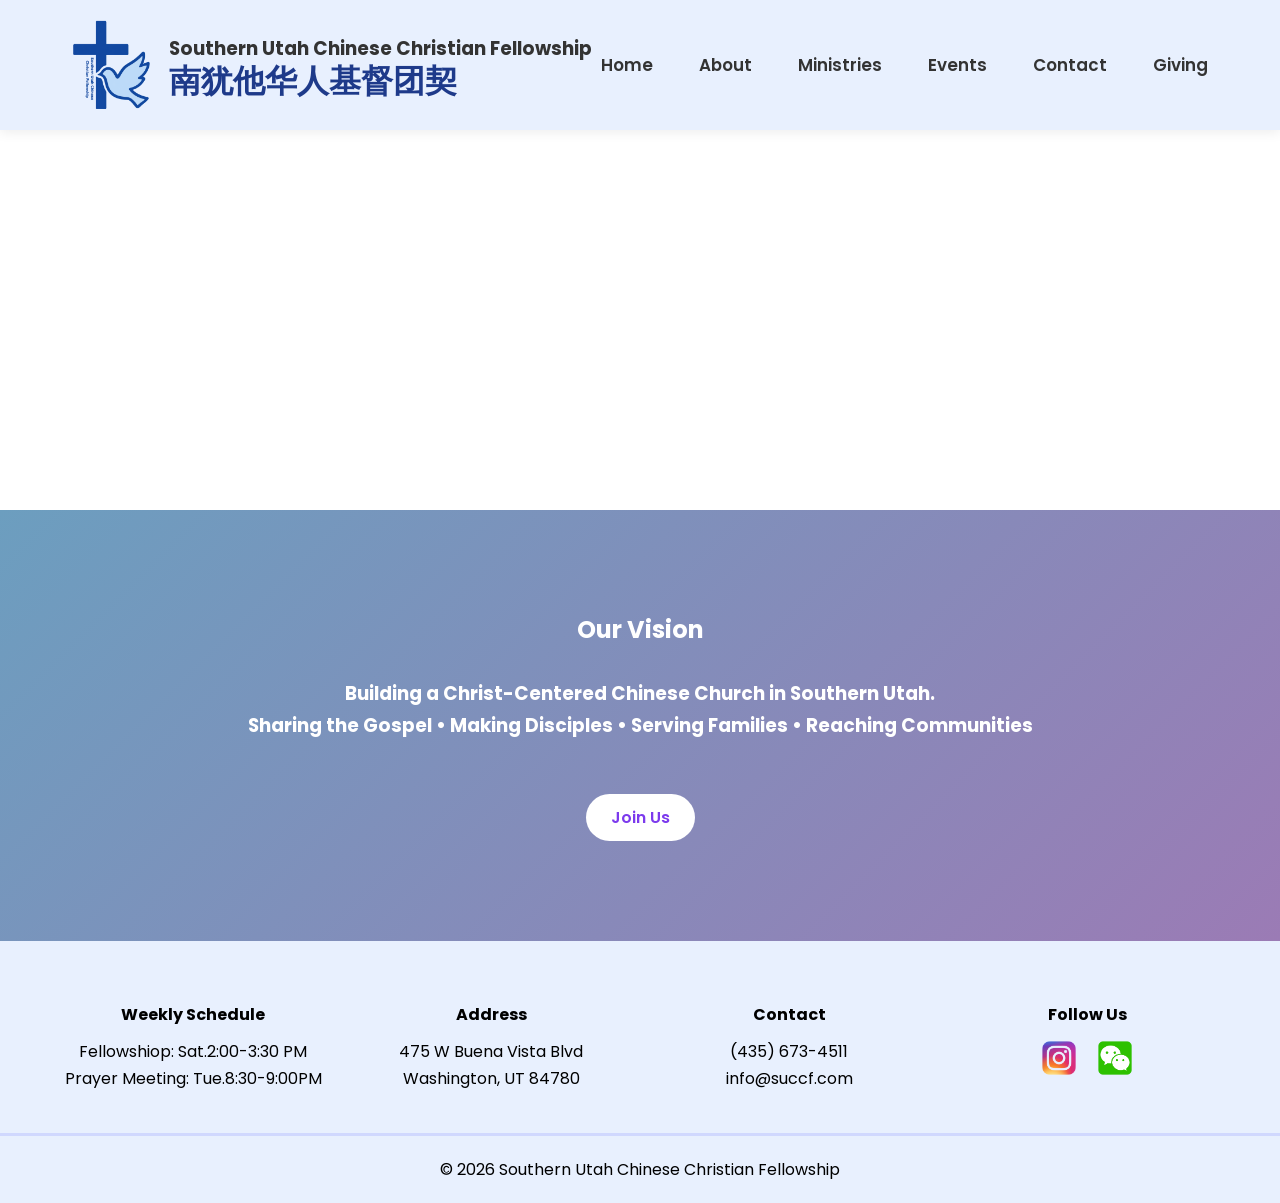
<file: template.html>
<!DOCTYPE html>
<html lang="en">

<head>
    <meta charset="UTF-8">
    <meta name="viewport" content="width=device-width, initial-scale=1.0">

    <title>Southern Utah Chinese Christian Fellowship</title>

    <meta name="description"
        content="Southern Utah Chinese Christian Fellowship serving the Chinese community in Southern Utah.">

    <link rel="icon" type="image/png" href="images/favicon.png">

    <link rel="stylesheet" href="css/styles.css">

    <link rel="preconnect" href="https://fonts.googleapis.com">
	<!-- Font Awesome 6 (free) -->
	<link rel="stylesheet" href="https://cdnjs.cloudflare.com/ajax/libs/font-awesome/6.0.0-beta3/css/all.min.css">
	<link rel="stylesheet" href="https://use.fontawesome.com/releases/v5.15.4/css/all.css">

    <link href="https://fonts.googleapis.com/css2?family=Poppins:wght@300;400;500;600;700&display=swap"
        rel="stylesheet">
</head>

<body>
    <!--========= HEADER =========-->
    <header class="header">
        <div class="container">
            <div class="logo">
                <img src="images/logo.png" alt="SUCCF Logo">
                <div class="logo-text">
                    <h3>Southern Utah Chinese Christian Fellowship</h3>
                    <h2>南犹他华人基督团契</h2>
                </div>
            </div>

        <!-- Hamburger Menu Button -->
        <button class="hamburger" id="hamburger" aria-label="Toggle navigation">
            <span class="bar"></span>
            <span class="bar"></span>
            <span class="bar"></span>
        </button>
        
        <nav class="nav-menu" id="navMenu">
            <ul>
                <li><a href="index.html" class="active">Home</a></li>
                <li><a href="about.html">About</a></li>
                <li><a href="ministries.html">Ministries</a></li>
                <li><a href="events.html">Events</a></li>
                <li><a href="contact.html">Contact</a></li>
                <li><a href="giving.html">Giving</a></li>
            </ul>
        </nav>
    </div>
</header>

 <!--=============================================================================================================-->   	
 <!--=============================================================================================================-->   
    <!-- build section part -->   
    <section></section>

    <section></section>


 <!--=============================================================================================================-->   	
 <!--=============================================================================================================-->   	
    <!--========= VISION =========-->
    <section class="vision">
        <div class="container">
            <h1>Our Vision</h1>
			<br>
            <h3>
                Building a Christ-Centered Chinese Church in Southern Utah.
                <br>
                Sharing the Gospel • Making Disciples • Serving Families • Reaching Communities
			</h3>
			<br>
            <a href="contact.html" class="btn-secondary">
                Join Us
            </a>
        </div>
    </section>

    <!--========= FOOTER =========-->
    <footer>
        <div class="container footer-grid">
            <div>
                <h4>Weekly Schedule</h4>
                <p>
                    Fellowshiop: Sat.2:00-3:30 PM<br>
                    Prayer Meeting: Tue.8:30-9:00PM
                </p>
            </div>			
            <div>
                <h4>Address</h4>
                <p>
                    475 W Buena Vista Blvd<br>
                    Washington, UT 84780
                </p>
            </div>

            <div>
                <h4>Contact</h4>
                <p>(435) 673-4511</p>
                <p>info@succf.com</p>
            </div>			
            <div>
				<h4>Follow Us</h4>
				<div class="social-icons">
		           <!-- Instagram -->
		           <a href="https://www.instagram.com/southernutah_ccf/"
		              target="_blank"
		              aria-label="Instagram">
		               <img src="images/instagram.png" alt="Instagram">
		           </a>
		           <!-- WeChat -->
		           <a href="images/wechat_qr.jpg"
		              target="_blank"
		              aria-label="WeChat">
		               <img src="images/wechat.png" alt="WeChat">
		           </a>
				</div>
            </div>
        </div>

        <div class="copyright">
            © 2026 Southern Utah Chinese Christian Fellowship
        </div>
    </footer>
	<script src="scripts/script.js"></script>
</body>
</html>
</file>
<file: css/styles.css>
/* =======================================================================================================================
==========================================================================================================================
   ##########     Template style, Don not change it!   ###########
==========================================================================================================================
========================================================================================================================== */

:root {
    --blue: #2563eb;
    --dark-blue: #1e3a8a;

    --purple: #7c3aed;
    --light-purple: #ede9fe;

    --white: #ffffff;
    --gray: #f8fafc;
}

/* RESET */

* {
    margin: 0;
    padding: 0;
    box-sizing: border-box;
}

body {
    padding-top: 110px;
    font-family: 'Poppins', sans-serif;
    color: #333;
    line-height: 1.7;
}

.container {

    width: 90%;
    max-width: 1200px;
    margin: auto;
}

/* ==========  HEADER ============*/

/* ========================================
   Header & Navigation Styles
   ======================================== */

.header {
    position: fixed;
    top: 0;
    width: 100%;
    background: #e8f0fe;
    backdrop-filter: blur(10px);
    box-shadow: 0 2px 12px rgba(0,0,0,.08);
    z-index: 1000;
}

.header .container {
    display: flex;
    justify-content: space-between;
    align-items: center;
    padding: 20px 0;
}

/* Logo */
.logo {
    display: flex;
    align-items: center;
    gap: 15px;
    background: transparent;
}

.logo img {
    height: 90px;
    width: auto;
    background: transparent;
    mix-blend-mode: multiply;
}

.logo-text h2 {
    color: var(--dark-blue, #1e3a8a);
    line-height: 1;
    font-size: 2rem;
}

.logo-text span {
    font-size: .1rem;
    color: #666;
}

/* ====== Navigation Styles with Enhanced Hover =========== */

nav ul {
    list-style: none;
    display: flex;
    gap: 30px;
}

nav a {
    text-decoration: none;
    color: #333;
    font-weight: 600;
    font-size: 1.05rem;
    transition: all 0.3s cubic-bezier(0.4, 0, 0.2, 1);
    display: inline-block;
    padding: 0.3rem 0.5rem;
    border-radius: 6px;
    position: relative;
}

nav a:hover {
    color: #ffffff;
    background-color: var(--dark-blue, #1e3a8a);
    transform: scale(1.3);
    box-shadow: 0 4px 12px rgba(30, 58, 138, 0.3);
}

/* Hamburger Menu Button */
.hamburger {
    display: none;
    flex-direction: column;
    gap: 5px;
    background: none;
    border: none;
    cursor: pointer;
    padding: 8px;
    z-index: 1001;
}

.hamburger .bar {
    width: 28px;
    height: 3px;
    background-color: var(--dark-blue, #1e3a8a);
    border-radius: 3px;
    transition: all 0.3s ease;
}

/* Hamburger Animation (X shape when active) */
.hamburger.active .bar:nth-child(1) {
    transform: rotate(45deg) translate(5px, 6px);
}

.hamburger.active .bar:nth-child(2) {
    opacity: 0;
}

.hamburger.active .bar:nth-child(3) {
    transform: rotate(-45deg) translate(5px, -6px);
}

/* ========================================
   Mobile Responsive Styles
   ======================================== */

@media (max-width: 768px) {
    .hamburger {
        display: flex;
    }
    
    .nav-menu {
        position: fixed;
        top: 0;
        right: -100%;
        width: 80%;
        max-width: 320px;
        height: 100vh;
        background: #e8f0fe;
        box-shadow: -4px 0 20px rgba(0, 0, 0, 0.1);
        padding: 80px 30px 30px;
        transition: right 0.4s cubic-bezier(0.4, 0, 0.2, 1);
        overflow-y: auto;
        z-index: 1000;
    }
    
    .nav-menu.active {
        right: 0;
    }
    
    .nav-menu ul {
        flex-direction: column;
        gap: 20px;
        align-items: flex-start;
    }
    
    .nav-menu a {
        font-size: 1.2rem;
        padding: 0.5rem 0;
        width: 100%;
        border-bottom: 1px solid rgba(30, 58, 138, 0.1);
    }
    
    .nav-menu a:hover {
        transform: scale(1.05);
        background-color: var(--dark-blue, #1e3a8a);
        color: #000;
        padding: 0.5rem 0.8rem;
    }
    
    .nav-menu a.active {
        border-bottom: 2px solid var(--blue, #2563eb);
    }
    
    .nav-menu a.active:hover {
        border-bottom: none;
    }
    
    /* Overlay when menu is open */
    .nav-overlay {
        display: none;
        position: fixed;
        top: 0;
        left: 0;
        width: 100%;
        height: 100%;
        background: rgba(0, 0, 0, 0.3);
        z-index: 999;
    }
    
    .nav-overlay.active {
        display: block;
    }
}

/*=========== VISION =============*/
.vision {
    background:
        linear-gradient(
            135deg,
            var(--blue-light, #6c9ebf),
            var(--purple-light, #9b7bb5));
    color: white;
    text-align: center;
}

.vision h2 {
    color: white;
}

.btn-secondary {
    display: inline-block;
    margin-top: 25px;
    background: white;
    color: var(--purple);
    text-decoration: none;
    padding: 10px 25px;
    border-radius: 50px;
    font-weight: 600;
}

/* =======  FOOTER ===========*/

footer {
    background: #e8f0fe;
    color: black;
    padding-top: 60px;
}

.footer-grid {
    display: grid;
    grid-template-columns: repeat(4, 1fr);
    gap: 40px;
    align-items: start;
}

.footer-grid > div {
    text-align: center;
}

.social-icons img {
    width: 40px;
    height: 40px;
}

.social-icons {
    display: flex;
    flex-direction: row;   /* Horizontal layout */
    flex-wrap: nowrap;     /* Prevents wrapping to new line */
    gap: 1.0rem;             /* Space between icons (adjust as needed) */
    justify-content: center;
    align-items: center;
    list-style: none;
    padding: 0;
    margin: 0;
}

.social-icons a {
    display: flex;
    align-items: center;
    justify-content: center;
}

footer h3,
footer h4 {
    margin-bottom: 10px;
}

.copyright {
    margin-top: 40px;
    text-align: center;
    padding: 20px;
    border-top: 3px solid rgba(0,0,255,.1);
}

/* MOBILE */

@media(max-width:768px){

    .header .container{
        flex-direction: column;
        padding: 12px 0; /* reduce header vertical padding on small screens */
    }

    .logo img {
        height: 60px; /* smaller logo so header stays compact on mobile */
    }

    nav ul{
        flex-wrap: wrap;
        justify-content: center;
        margin-top: 15px;
        gap: 15px;
    }

    .hero h1{
        font-size: 2.5rem;
    }

    .hero p{
        font-size: 1rem;
    }
}


/* =======================================================================================================================
==========================================================================================================================
   ##############   Home(indext) Page style     ###############
==========================================================================================================================
========================================================================================================================== */

/* ==== HERO ======= */

.hero {
    margin-top: 0px;
    height: 70vh;
    min-height: 600px;

    background:
        linear-gradient(
            rgba(37,99,235,.55),
            rgba(124,58,237,.45)
        ),
        url("../images/heropic.png");

    background-size: cover;
    background-position: center;

    display: flex;
    justify-content: center;
    align-items: center;

    text-align: center;

    position: relative;
}

.hero-content {
    color: white;
    max-width: 850px;
    padding: 20px;
    padding-top: 6.25rem;
}

.hero h1 {
    font-size: 3rem;
    margin-bottom: 15px;   
}

.hero p {
    font-size: 1.2rem;
}

.verse{
    background: rgba(255,255,255,.88);
    color:#355c8a;
    border-radius:16px;
    padding:20px;
    max-width:700px;
    margin:30px auto;
    font-style:italic;
    line-height:1.6;
}

.btn-primary {
    display: inline-block;
    margin-top: 20px;
    background: white;
    color: var(--purple);
    text-decoration: none;
    padding: 14px 30px;
    border-radius: 50px;
    font-weight: 600;
}

/* ======  SECTIONS =====*/

section {

    padding: 100px 0;
}

section h2 {
    text-align: center;
    margin-bottom: 30px;
    color: var(--dark-blue);
    font-size: 2.2rem;
}

/* ======  WELCOME ====== */

.welcome {
    text-align: center;
    text-align: center;
    background-color: #f8f9fa;  /* Light gray background */
    padding: 3rem 1rem;          /* Adds spacing inside the section */
    border-radius: 0; 
}

.welcome p {
    max-width: 950px;
    margin: auto;
}

/* Welcome Video */
.welcome-video {
    margin-top: 20px;
}

.welcome-video video {
    width: 80%;
    max-width: 800px;
    height: auto;
    border-radius: 10px;
}

/* -------  Cards Section --------  */

.cards-grid {
    display: flex;
    justify-content: center;
    gap: 80px;
    flex-wrap: wrap;
    margin: 50px auto;
}

.info-card {
    width: 350px;
    background: #ffffff;
    border-radius: 12px;
    padding: 25px;
    box-shadow: 0 4px 12px rgba(0,0,0,0.1);
    transition: transform 0.3s ease;
}

.info-card:hover {
    transform: translateY(-5px);
}

.info-card h3 {
    color: #0c5ea8;
    margin-bottom: 15px;
}

.time {
    font-weight: 600;
    color: #666;
    margin-bottom: 15px;
}

.info-card p {
    line-height: 1.6;
    margin-bottom: 15px;
}

.verse {
    font-style: italic;
    color: #0c5ea8;
    border-top: 1px solid #ddd;
    padding-top: 10px;
}

/* RESPONSIVE */
@media (max-width: 992px) {
    .services-content-wrapper {
        grid-template-columns: 1fr;
        gap: 2rem;
    }
    
    
    .services-image img {
        max-height: 300px;
        width: 100%;
    }
}

/* =======  SERVICE TIMES ======*/
.info-icon {
    width: 60px;
    height: 60px;
    background-color: #e8f0fe; /* Light blue background */
    border-radius: 50%;
    display: flex;
    align-items: center;
    justify-content: center;
    margin: 0 auto 1.5rem auto;  /* Centered */
}

.info-icon i {
    font-size: 28px;
    color: #6b21a5;/* Dark purple icon */
}

/* Alternative: left-aligned icons */
.info-icon {
    margin: 0 0 1.5rem 0;
}

.verse {
    background-color: #eef2fa;
    padding: 0.75rem 1rem;
    border-radius: 8px;
    font-style: italic;
    font-size: 0.80rem;
    color: #2c5f8a;
    text-align: left;
    margin-top: 1rem;
    line-height: 1.5;
}

.services {
    background: var(--gray);
}

.service-grid {
    display: flex;
    justify-content: center;
    flex-wrap: wrap;
    gap: 70px;
}

.service-card {
    width: 400px;
    background: white;
    padding: 1px;
    border-radius: 10px;
    text-align: center;
    box-shadow: 0 5px 20px rgba(0,0,0,.08);	
	border: 5px solid #cbd5e1;	
}

.service-card h3 {
    color: var(--purple);
}

.service-card h4 {
    color: var(--blue);
}


/* Services Table Styles */
.services-table-section {
    padding: 4rem 0;
    background: var(--gray, #f8fafc);
}

.services-content-wrapper {
    display: grid;
    grid-template-columns: 1fr 1.2fr;
    gap: 3rem;
    align-items: center;
}

/* Left Column - Image */
.services-image {
    border-radius: 20px;
    overflow: hidden;
    box-shadow: 0 8px 25px rgba(0, 0, 0, 0.08);
}

.services-image img {
    width: 100%;
    height: 100%;
    max-height: 400px;
    object-fit: cover;
    display: block;
    transition: transform 0.3s ease;
}

.services-image img:hover {
    transform: scale(1.02);
}

/* Right Column - Table */
.services-table-wrapper h2 {
    color: var(--dark-blue, #1e3a8a);
    font-size: 2rem;
    margin-bottom: 1.5rem;
    font-weight: 700;
}

.table-wrapper {
    background: white;
    border-radius: 20px;
    box-shadow: 0 8px 25px rgba(0, 0, 0, 0.06);
    overflow: hidden;
    border: 1px solid rgba(37, 99, 235, 0.12);
}

.services-table {
    width: 100%;
    border-collapse: collapse;
    font-family: 'Poppins', sans-serif;
}

.services-table thead {
    background: var(--blue, #2563eb);
}

.services-table thead th {
    color: white;
    padding: 1.2rem 1.5rem;
    text-align: left;
    font-weight: 600;
    font-size: 1.05rem;
    letter-spacing: 0.5px;
}

.services-table tbody tr {
    border-bottom: 1px solid rgba(37, 99, 235, 0.08);
    transition: background-color 0.3s ease;
}

.services-table tbody tr:last-child {
    border-bottom: none;
}

.services-table tbody tr:hover {
    background-color: #eef3ff;
}

.services-table tbody td {
    padding: 1rem 1.5rem;
    color: #444;
    font-size: 0.95rem;
}

.services-table tbody td:first-child {
    font-weight: 500;
    color: var(--dark-blue, #1e3a8a);
}

.services-table tbody td:last-child {
    color: #555;
    font-weight: 500;
}

/* Alternate row colors for better readability - light blue */
.services-table tbody tr:nth-child(even) {
    background-color: #f5f9ff;
}

.services-table tbody tr:nth-child(even):hover {
    background-color: #eef3ff;
}

/*desktop*/
@media (max-width: 1024px) {
    .container {
        display: flex;
        flex-direction: column;
        align-items: center;
    }

    .logo {
        display: flex;
        flex-direction: column;
        align-items: center;
        text-align: center;
        margin-bottom: 20px;
    }

    .logo img {
    width: 70px;
    height: auto;
    }

    .logo-text h3 {
    font-size: 1rem;
    }

    .logo-text h2 {
    font-size: 0.7rem;
    }

    .nav-menu {
        width: 100%;
    }

    .nav-menu ul {
        display: flex;
        width: 100%;
        justify-content: space-between;
        padding: 0;
        margin: 0;
        list-style: none;
    }

    .nav-menu ul li {
        flex: 1;
        text-align: center;
    }

    .hero-content{
        padding-top: 260px;
    }
}


/*Tablet*/
@media (max-width: 768px) {
    .services-table-section {
        padding: 2.5rem 0;
    }
    
    .services-table-wrapper h2 {
        font-size: 1.6rem;
        text-align: center;
    }
    
    .table-wrapper {
        margin: 0 0.5rem;
        border-radius: 16px;
    }
    
    .services-table thead th {
        padding: 0.8rem 1rem;
        font-size: 0.9rem;
    }
    
    .services-table tbody td {
        padding: 0.7rem 1rem;
        font-size: 0.85rem;
    }
    
    .services-image img {
        max-height: 220px;
    }
}


/*------mobile------*/

@media (max-width: 768px) {

    .hero {
        min-height: 700px;
        height: auto;
        padding: 40px 20px 60px;
        background-position: center center;
    }

    .hero-content {
        max-width: 100%;
        padding: 120px 15px 40px;
    }

    .hero h1 {
        font-size: 2.2rem;
        line-height: 1.2;
        margin-bottom: 18px;
    }

    .hero h3 {
        font-size: 1.1rem;
        line-height: 1.6;
        margin-bottom: 20px;
    }

    .hero p,
    .verse {
        font-size: 1rem;
        line-height: 1.7;
    }

    .verse {
        margin: 25px auto;
        padding: 18px;
        max-width: 95%;
    }

    .btn-primary {
        padding: 12px 28px;
        font-size: 1rem;
        margin-top: 20px;
    }

    .welcome {
        padding: 60px 20px;
    }

    .welcome h2 {
        font-size: 2rem;
    }

    .welcome p {
        font-size: 1rem;
        line-height: 1.7;
    }

    .welcome p br {
        display: none;
    }

    .welcome-video video {
        width: 100%;
        height: auto;
    }

}

@media (max-width: 480px) {
    .services-table-wrapper h2 {
        font-size: 1.3rem;
    }
    
    .services-table thead th {
        padding: 0.6rem 0.8rem;
        font-size: 0.8rem;
    }
    
    .services-table tbody td {
        padding: 0.5rem 0.8rem;
        font-size: 0.8rem;
    }

}




/* =======================================================================================================================
==========================================================================================================================
   #############     About Page style     #############
==========================================================================================================================
========================================================================================================================== */

/* ABOUT HERO SECTION */
.about-hero {
    background: linear-gradient(rgba(37, 99, 235, 0.70), rgba(124, 58, 237, 0.70)), url('../images/mountain.png');
    background-size: cover;
    background-position: center center;
    background-repeat: no-repeat;
    min-height: 400px;
    display: flex;
    align-items: center;
    justify-content: center;
    text-align: center;
    padding: 4rem 0;
    margin-bottom: 3rem;
    border-radius: 0 0 30px 30px;
}

.about-hero h1 {
    font-size: 3rem;
    color: white;
    margin-bottom: 0.5rem;
    font-weight: 700;
}

.about-hero p {
    font-size: 1.5rem;
    color: white;
    opacity: 0.95;
}

/* ABOUT CONTENT SECTION */
.about-section {
    padding: 2rem 0 4rem 0;
}

.about-content {
    max-width: 1300px;
    margin: 0 auto;
    background: white;
    padding: 2.5rem;
    border-radius: 24px;
    box-shadow: 0 8px 25px rgba(0, 0, 0, 0.05);
    border: 1px solid rgba(124, 58, 237, 0.1);

    /* New */
    display: flex;
    align-items: center;
    gap: 2.5rem;
}

.about-text {
    flex: 2;
}

.about-text h2 {
    color: var(--dark-blue, #1e3a8a);
    margin-bottom: 2.5rem;
    font-size: 2.2rem;
    font-weight: 700;
}

.about-text p {
    line-height: 1.8;
    color: #444;
    margin-bottom: 1.2rem;
}

.about-text p:last-child {
    margin-bottom: 0;
}

.about-image {
    flex: 1;
    display: flex;
    flex-direction: column;
    gap: 1.5rem;
}

.about-image img {
    width: 100%;
    max-width: 320px;
    height: auto;
    border-radius: 16px;
    box-shadow: 0 6px 18px rgba(0,0,0,0.15);
}

@media (max-width: 768px) {
    .about-content {
        flex-direction: column;
        padding: 2rem;
    }

    .about-images {
        width: 100%;
        align-items: center;
    }

    .about-images img {
        max-width: 100%;
    }
}

/* BELIEFS SECTION (Accordion) */
.beliefs-section {
    padding: 4rem 0;
    background: var(--gray, #f8fafc);
}

.beliefs-section h2 {
    text-align: center;
    color: var(--dark-blue, #1e3a8a);
    margin-bottom: 2.5rem;
    font-size: 2.2rem;
    font-weight: 700;
}

.belief-card {
    background: white;
    border-radius: 16px;
    margin-bottom: 1rem;
    overflow: hidden;
    border: 1px solid rgba(124, 58, 237, 0.15);
    box-shadow: 0 2px 8px rgba(0, 0, 0, 0.03);
}

.belief-header {
    background: linear-gradient(135deg, #e8e8f0, #f0f0f8);
    padding: 1rem 1.5rem;
    cursor: pointer;
    display: flex;
    justify-content: space-between;
    align-items: center;
    transition: all 0.3s ease;
}

.belief-header:hover {
    background: linear-gradient(135deg, #dddde8, #e8e8f0);
}

.belief-header h3 {
    color: #444;
    margin: 0;
    font-size: 1.1rem;
    font-weight: 600;
}

.toggle-icon {
    color: #666;
    font-size: 0.9rem;
    transition: transform 0.3s ease;
}

.belief-content {
    max-height: 0;
    overflow: hidden;
    transition: max-height 0.5s ease;
    background: white;
    padding: 0 1.5rem;
}

.belief-content.active {
    max-height: 500px;
    padding: 1.5rem;
}

.belief-content p {
    line-height: 1.8;
    color: #444;
    margin-bottom: 0.8rem;
}

.belief-content .scripture {
    color: var(--purple, #7c3aed);
    font-style: italic;
    margin-top: 0.8rem;
    font-size: 0.9rem;
    padding-top: 0.5rem;
    border-top: 1px dashed rgba(124, 58, 237, 0.2);
}

/* Light Grey Button for Belief Section */
.btn-soft-grey {
    background: linear-gradient(135deg, #e8e8f0, #f0f0f8);
    color: #555;
    padding: 12px 30px;
    border-radius: 50px;
    text-decoration: none;
    font-weight: 600;
    transition: all 0.3s ease;
    display: inline-block;
    box-shadow: 0 2px 6px rgba(0, 0, 0, 0.05);
    border: 1px solid #ddd;
    cursor: pointer;
}

.btn-soft-grey:hover {
    transform: translateY(-2px);
    box-shadow: 0 4px 12px rgba(0, 0, 0, 0.1);
    background: linear-gradient(135deg, #dddde8, #e8e8f0);
    color: #333;
}

/* RESPONSIVE ADJUSTMENTS FOR ABOUT PAGE */

/*desktop*/
@media (max-width: 1024px) {
    .about-hero h1 {
        margin-top: 2rem;
        font-size: 3rem;
    }

}

/*Tablet*/
@media (max-width: 768px) {

    section.about-hero {
        margin-top: 4rem;
    }
    .about-hero {
        
        min-height: 280px;
        padding: 2rem 0;
        margin-bottom: 2rem;
    }
    
    .about-hero h1 {
        margin-top: 2rem;
        font-size: 1.5rem;
    }
    
    .about-hero p {
        font-size: 1rem;
    }
    
    .about-content {
        padding: 1.5rem;
        margin: 0 1rem;
    }
    
    .about-content h2 {
        font-size: 1.5rem;
    }
    
    .beliefs-section h2 {
        font-size: 1.8rem;
    }
    
    .belief-header h3 {
        font-size: 0.95rem;
    }
    
    .belief-header {
        padding: 0.8rem 1.2rem;
    }
    
    .belief-content.active {
        padding: 1rem;
    }
    
    .btn-soft-grey {
        padding: 8px 22px;
        font-size: 0.9rem;
    }
}

/*Mobile*/
@media (max-width: 480px) {
    .about-hero h1 {
        font-size: 1.6rem;
    }
    
    .about-hero p {
        font-size: 0.85rem;
    }
    
    .beliefs-section h2 {
        font-size: 1.5rem;
    }
    
    .belief-header h3 {
        font-size: 0.85rem;
    }
}


/* =======================================================================================================================
==========================================================================================================================
   ##############   Ministries Page style      #################
==========================================================================================================================
========================================================================================================================== */
/* MINISTRIES HERO */
.ministries-hero{

    background:
        linear-gradient(
            rgba(37,99,235,.50),
            rgba(124,58,237,.55)
        ),
        url("../images/ministries-heropic.png");

    background-size: cover;
    background-position: center;
    background-repeat: no-repeat;

    min-height: 45vh;
    max-height: 520px;

    display:flex;
    justify-content:center;
    align-items:center;

    text-align:center;

    padding:5rem 1rem;

    margin-bottom:3rem;

    border-radius:0 0 30px 30px;
}

.ministries-hero h1 {
    font-size: 3rem;
    color: white;
    margin-bottom: 1rem;
    font-weight: 700;
}

.ministries-hero p {
    font-size: 1.5rem;
    color: white;
    opacity: 0.99;
}


/* MINISTRIES SECTION */
.ministries-section {
padding: 4rem 0;
}

.ministry-card {
display: flex;
align-items: center;
gap: 3rem;
margin-bottom: 4rem;

background: #fff;
padding: 2rem;
border-radius: 24px;

box-shadow: 0 8px 25px rgba(0,0,0,0.06);
border: 1px solid rgba(124,58,237,0.1);

}

.ministry-card.reverse {
flex-direction: row-reverse;
}

.ministry-image {
flex: 1;
}

.ministry-image img {
width: 100%;
max-width: 400px;
border-radius: 16px;
display: block;
}

.ministry-text {
flex: 2;
}

.ministry-text h2 {
color: var(--dark-blue, #1e3a8a);
margin-bottom: 1rem;
font-size: 2rem;
}

.ministry-text p {
line-height: 1.8;
color: #444;
margin-bottom: 1rem;
}

/* ---- MOBILE ----- */
@media (max-width: 768px) {

    .ministries-hero{
        min-height: 220px;
        padding: 80px 16px 40px; /* reduced top padding for mobile */
        margin-bottom: 1.5rem;
        border-radius: 0 0 18px 18px;
    }

    .ministries-hero h1{
        font-size: 2.2rem;
        line-height: 1.2;
        margin-bottom: 15px;
    }

    .ministries-hero p{
        font-size: 1rem;
        line-height: 1.6;
        padding: 0 10px;
    }

    .ministry-card,
    .ministry-card.reverse{
        flex-direction: column;
        padding: 1rem; /* make cards more compact on mobile */
        gap: 1rem;
        margin-bottom: 1.5rem;
    }

    .ministry-image img{
        width: 100%;
        height: auto;
        max-width: 100%;
        border-radius: 12px;
        margin-bottom: 1rem;
    }

    .ministry-text{
        padding: 0.25rem 0;
    }

    .ministry-text h2{
        font-size: 1.4rem;
        margin-bottom: 0.75rem;
    }

    .ministry-text p{
        font-size: 1rem;
        line-height: 1.6;
    }

}

/* =======================================================================================================================
==========================================================================================================================
   #################      Events Page style      ###################
==========================================================================================================================
========================================================================================================================== */
/* EVENTS HERO */
.events-hero {
    background: linear-gradient(rgba(37, 99, 235, 0.5), rgba(124, 58, 237, 0.55)), url('../images/events-heropic.png');
    background-size: cover;
    background-position: center center;
    background-repeat: no-repeat;
    min-height: 350px;
    display: flex;
    align-items: center;
    justify-content: center;
    text-align: center;
    padding: 4rem 0;
    margin-top: 1rem;
    margin-bottom: 3rem;
    border-radius: 0 0 30px 30px;
}

.events-hero h1 {
    font-size: 3rem;
    color: white;
    margin-bottom: 0.5rem;
    font-weight: 700;
}

.events-hero p {
    font-size: 1.2rem;
    color: white;
    max-width: 700px;
    margin: 0 auto;
    opacity: 0.95;
}

/* FEATURED RETREAT CARD */
.featured-retreat {
    padding: 2rem 0 3rem 0;
}

.retreat-card {
    display: grid;
    grid-template-columns: 1fr 1.5fr;
    gap: 2.5rem;
    background: white;
    border-radius: 24px;
    overflow: hidden;
    box-shadow: 0 8px 30px rgba(0, 0, 0, 0.08);
    border: 1px solid rgba(124, 58, 237, 0.1);
}

.retreat-image {
    background: #e8f0fe;
    display: flex;
    align-items: center;
    justify-content: center;
    overflow: hidden;
}

.retreat-image img {
    width: 100%;
    height: 100%;
    object-fit: cover;
    min-height: 300px;
}

.retreat-content {
    padding: 2.5rem 2.5rem 2.5rem 0;
    display: flex;
    flex-direction: column;
    gap: 0.8rem;
}

.retreat-badge {
    display: inline-block;
    background: linear-gradient(135deg, var(--blue, #2563eb), var(--purple, #7c3aed));
    color: white;
    padding: 0.3rem 1rem;
    border-radius: 50px;
    font-size: 0.75rem;
    font-weight: 600;
    text-transform: uppercase;
    letter-spacing: 0.5px;
    align-self: flex-start;
}

.retreat-content h2 {
    font-size: 1.8rem;
    color: var(--dark-blue, #1e3a8a);
    margin: 0;
}

.retreat-theme {
    font-size: 1.1rem;
    color: #555;
    margin: 0;
}

.retreat-details {
    display: flex;
    flex-direction: column;
    gap: 0.5rem;
    margin: 0.5rem 0;
}

.retreat-detail {
    display: flex;
    align-items: center;
    gap: 0.8rem;
    font-size: 0.95rem;
    color: #444;
}

.retreat-detail i {
    color: var(--purple, #7c3aed);
    width: 20px;
    font-size: 1rem;
}

.retreat-description {
    margin: 0.5rem 0;
}

.retreat-description p {
    color: #555;
    line-height: 1.8;
}

.retreat-contact {
    background: var(--gray, #f8fafc);
    padding: 1rem 1.5rem;
    border-radius: 12px;
    margin: 0.5rem 0;
}

.retreat-contact h4 {
    color: var(--dark-blue, #1e3a8a);
    margin-bottom: 0.3rem;
    font-size: 0.95rem;
}

.retreat-contact p {
    font-size: 0.9rem;
    color: #555;
    margin: 0.2rem 0;
}

.btn-register {
    display: inline-flex;
    align-items: center;
    gap: 0.8rem;
    background: linear-gradient(135deg, var(--blue, #2563eb), var(--purple, #7c3aed));
    color: white;
    padding: 0.8rem 2rem;
    border-radius: 50px;
    text-decoration: none;
    font-weight: 600;
    transition: all 0.3s ease;
    align-self: flex-start;
    margin-top: 0.5rem;
}

.btn-register:hover {
    transform: translateY(-2px);
    box-shadow: 0 8px 20px rgba(37, 99, 235, 0.3);
}

/* EVENTS GRID */
.events-grid-section {
    padding: 4rem 0;
    background: var(--gray, #f8fafc);
}

.section-title {
    text-align: center;
    font-size: 2.2rem;
    color: var(--dark-blue, #1e3a8a);
    margin-bottom: 0.5rem;
    font-weight: 700;
}

.section-subtitle {
    text-align: center;
    color: #666;
    margin-bottom: 2.5rem;
    font-size: 1.1rem;
}

.events-grid {
    display: grid;
    grid-template-columns: repeat(auto-fit, minmax(280px, 1fr));
    gap: 2rem;
}

.event-card {
    background: white;
    padding: 2rem 1.5rem;
    border-radius: 20px;
    text-align: center;
    transition: all 0.3s ease;
    box-shadow: 0 4px 12px rgba(0, 0, 0, 0.05);
    border: 1px solid rgba(124, 58, 237, 0.08);
}

.event-card:hover {
    transform: translateY(-5px);
    box-shadow: 0 8px 25px rgba(0, 0, 0, 0.1);
}

.event-icon {
    font-size: 2.5rem;
    color: var(--purple, #7c3aed);
    margin-bottom: 1rem;
}

.event-card h3 {
    font-size: 1.3rem;
    color: var(--dark-blue, #1e3a8a);
    margin-bottom: 0.8rem;
}

.event-card p {
    color: #555;
    font-size: 0.95rem;
    line-height: 1.6;
}

.event-meta {
    margin-top: 1.2rem;
    color: #888;
    font-size: 0.85rem;
}

.event-meta i {
    margin-right: 0.3rem;
    color: var(--purple, #7c3aed);
}

.events-update-note {
    text-align: center;
    margin-top: 2.5rem;
    padding: 1rem;
    background: white;
    border-radius: 12px;
    border: 1px solid rgba(124, 58, 237, 0.1);
}

.events-update-note p {
    color: #555;
    font-size: 1rem;
}

.events-update-note i {
    color: var(--purple, #7c3aed);
    margin-right: 0.5rem;
}

/* RESPONSIVE */
@media (max-width: 992px) {
    .retreat-card {
        grid-template-columns: 1fr;
        gap: 0;
    }
    
    .retreat-image img {
        min-height: 200px;
        max-height: 300px;
    }
    
    .retreat-content {
        padding: 1.5rem;
    }
}

@media (max-width: 768px) {
    .events-hero {
        margin-top: 3.5rem;
        min-height: 250px;
        padding: 2.5rem 0;
    }
    
    .events-hero h1 {
        font-size: 2rem;
    }
    
    .events-hero p {
        font-size: 1rem;
        padding: 0 1rem;
    }
    
    .retreat-content h2 {
        font-size: 1.5rem;
    }
    
    .retreat-detail {
        font-size: 0.85rem;
    }
    
    .events-grid {
        grid-template-columns: 1fr;
    }
    
    .section-title {
        font-size: 1.8rem;
    }
    
    .btn-register {
        width: 100%;
        justify-content: center;
    }
}

@media (max-width: 480px) {

     .events-hero {
        margin-top: 5.5rem;
 
    }
    .events-hero h1 {
        font-size: 1.6rem;
    }
    
    .retreat-badge {
        font-size: 0.65rem;
    }
    
    .retreat-content h2 {
        font-size: 1.3rem;
    }
    
    .retreat-contact {
        padding: 0.8rem 1rem;
    }
    
    .retreat-contact p {
        font-size: 0.8rem;
    }
}


/* =======================================================================================================================
==========================================================================================================================
  #################    Contact Page style     ########################
==========================================================================================================================
========================================================================================================================== */

/* CONTACT HERO */
.contact-hero {
    background: linear-gradient(rgba(37, 99, 235, 0.5), rgba(124, 58, 237, 0.55)), url('../images/contact-heropic.png');
    background-size: cover;
    background-position: center center;
    background-repeat: no-repeat;
    min-height: 280px;
    display: flex;
    align-items: center;
    justify-content: center;
    text-align: center;
    padding: 3rem 0;
    margin-bottom: 2.5rem;
    
    border-radius: 0 0 30px 30px;
}

.contact-hero h1 {
    font-size: 3rem;
    color: white;
    margin-bottom: 0.3rem;
    font-weight: 700;
}

.contact-hero p {
    font-size: 1.1rem;
    color: white;
    max-width: 700px;
    margin: 0 auto;
    opacity: 0.95;
}

/* == Welcome Container Styles====== */

.welcome-container {
    padding: 2.5rem 0;
    background: var(--gray, #f8fafc);
}

.welcome-grid {
    display: grid;
    grid-template-columns: 1fr 1fr;
    gap: 3rem;
    align-items: center;
    background: white;
    border-radius: 24px;
    padding: 1.5rem 2rem 1.5rem 1.5rem;
    box-shadow: 0 4px 20px rgba(0, 0, 0, 0.05);
    border: 1px solid rgba(124, 58, 237, 0.08);
}

.welcome-image {
    border-radius: 16px;
    overflow: hidden;
}

.welcome-image img {
    width: 100%;
    height: 100%;
    max-height: 200px;
    object-fit: cover;
    display: block;
    border-radius: 16px;
}

.welcome-text {
    padding: 0.5rem 0;
}

.welcome-text h2 {
    color: var(--dark-blue, #1e3a8a);
    font-size: 1.8rem;
    margin-bottom: 0.3rem;
    font-weight: 700;
}

.welcome-text .welcome-description {
    color: #555;
    font-size: 1rem;
    font-weight: 400;
    line-height: 1.7;
    margin-bottom: 0;
}

.welcome-text h3 {
    color: var(--purple, #7c3aed);
    font-size: 1.1rem;
    font-weight: 600;
    margin-bottom: 0.8rem;
}

/* CONTACT SECTION */
.contact-section {
    padding: 1rem 0 4rem 0;
}

/* Two-Column Grid - Equal width columns */
.contact-grid {
    display: grid;
    grid-template-columns: 1fr 1fr;
    gap: 2.5rem;
    align-items: start;
    margin-bottom: 0;
}

/* LEFT COLUMN - Guest Information */
.contact-form-wrapper {
    background: white;
    padding: 2rem;
    border-radius: 20px;
    box-shadow: 0 8px 25px rgba(0, 0, 0, 0.06);
    border: 1px solid rgba(124, 58, 237, 0.08);
    height: 100%;
}

.contact-form-wrapper h2 {
    color: var(--dark-blue, #1e3a8a);
    font-size: 1.6rem;
    margin-bottom: 1.5rem;
}

.contact-form {
    display: flex;
    flex-direction: column;
    gap: 0;
}

.form-group {
    display: flex;
    flex-direction: column;
    gap: 0.3rem;
    margin-bottom: 0.8rem;
}

.form-group label {
    font-weight: 500;
    color: #444;
    font-size: 0.9rem;
}

.form-group .required {
    color: #e74c3c;
}

.form-group .optional {
    color: #999;
    font-weight: 400;
    font-size: 0.8rem;
}

.form-group input,
.form-group select,
.form-group textarea {
    padding: 0.7rem 1rem;
    border: 1.5px solid #e0e0e8;
    border-radius: 10px;
    font-family: 'Poppins', sans-serif;
    font-size: 0.9rem;
    transition: all 0.3s ease;
    background: var(--gray, #f8fafc);
    color: #333;
    width: 100%;
}

.form-group input:focus,
.form-group select:focus,
.form-group textarea:focus {
    outline: none;
    border-color: var(--purple, #7c3aed);
    background: white;
    box-shadow: 0 0 0 3px rgba(124, 58, 237, 0.1);
}

.form-group textarea {
    resize: vertical;
    min-height: 100px;
}

/* RIGHT COLUMN - Additional Information */
.contact-info-right {
    background: white;
    padding: 2rem;
    border-radius: 20px;
    box-shadow: 0 8px 25px rgba(0, 0, 0, 0.06);
    border: 1px solid rgba(124, 58, 237, 0.08);
    height: 100%;
}

.contact-info-right h2 {
    color: var(--dark-blue, #1e3a8a);
    font-size: 1.6rem;
    margin-bottom: 1.5rem;
}

/* Radio Group */
.radio-group {
    display: flex;
    gap: 1.5rem;
    padding-top: 0.3rem;
    flex-wrap: wrap;
}

.radio-option {
    display: flex;
    align-items: center;
    gap: 0.4rem;
    font-size: 0.9rem;
    color: #444;
    cursor: pointer;
}

.radio-option input[type="radio"] {
    width: auto;
    accent-color: var(--purple, #7c3aed);
    cursor: pointer;
}

/* Checkbox Group */
.checkbox-group {
    display: grid;
    grid-template-columns: 1fr 1fr;
    gap: 0.3rem 1rem;
    padding-top: 0.3rem;
}

.checkbox-option {
    display: flex;
    align-items: center;
    gap: 0.4rem;
    font-size: 0.85rem;
    color: #444;
    cursor: pointer;
}

.checkbox-option input[type="checkbox"] {
    width: auto;
    accent-color: var(--purple, #7c3aed);
    cursor: pointer;
}

/* Submit Button - Centered below both columns */
.submit-wrapper {
    display: flex;
    justify-content: center;
    margin: 2rem 0 3rem;
}

.btn-submit {
    display: inline-flex;
    align-items: center;
    justify-content: center;
    gap: 0.8rem;
    background: linear-gradient(135deg, var(--blue, #2563eb), var(--purple, #7c3aed));
    color: white;
    padding: 0.9rem 3rem;
    border-radius: 50px;
    border: none;
    font-family: 'Poppins', sans-serif;
    font-weight: 600;
    font-size: 1.05rem;
    cursor: pointer;
    transition: all 0.3s ease;
    min-width: 220px;
}

.btn-submit:hover {
    transform: translateY(-3px);
    box-shadow: 0 10px 25px rgba(37, 99, 235, 0.35);
}

/* CONTACT DETAILS & MAP SECTION */
.contact-details-section {
    margin-top: 0.5rem;
}

.contact-details-grid {
    display: grid;
    grid-template-columns: repeat(3, 1fr);
    gap: 1.5rem;
    margin-bottom: 2rem;
}

.detail-item {
    display: flex;
    align-items: center;
    gap: 1rem;
    background: white;
    padding: 1rem 1.2rem;
    border-radius: 14px;
    box-shadow: 0 2px 10px rgba(0, 0, 0, 0.04);
    border: 1px solid rgba(124, 58, 237, 0.08);
    transition: all 0.3s ease;
}

.detail-item:hover {
    transform: translateY(-2px);
    box-shadow: 0 4px 15px rgba(0, 0, 0, 0.08);
}

.detail-item i {
    font-size: 1.5rem;
    color: var(--purple, #7c3aed);
    width: 36px;
    text-align: center;
    flex-shrink: 0;
}

.detail-item h4 {
    font-size: 0.8rem;
    color: var(--dark-blue, #1e3a8a);
    margin: 0;
    font-weight: 600;
    letter-spacing: 0.3px;
}

.detail-item p {
    font-size: 0.9rem;
    color: #555;
    margin: 0;
}

.detail-item a {
    color: var(--blue, #2563eb);
    text-decoration: none;
    transition: color 0.3s ease;
}

.detail-item a:hover {
    color: var(--purple, #7c3aed);
    text-decoration: underline;
}

/* Map Section */
.map-section {
    margin-top: 0.5rem;
}

.map-container {
    border-radius: 30px;
    overflow: hidden;
    box-shadow: 0 4px 20px rgba(0, 0, 0, 0.06);
    border: 1px solid rgba(124, 58, 237, 0.08);
	width: 100%;
}

.map-container iframe {
    height: 600px;  /* Increase height */
    width: 100%;
    display: block;
}

/* RESPONSIVE */
@media (max-width: 992px) {

    .contact-hero{
        margin-top: 2.5rem;
    }
    .contact-grid {
        grid-template-columns: 1fr;
        gap: 2rem;
    }
    
    .contact-details-grid {
        grid-template-columns: 1fr 1fr;
    }
}

@media (max-width: 768px) {

    .contact-hero{
        margin-top: 5rem;
    }
    .contact-hero {
        min-height: 200px;
        padding: 2rem 0;
    }
    
    .contact-hero h1 {
        font-size: 2rem;
    }
    
    .contact-hero p {
        font-size: 1rem;
        padding: 0 1rem;
    }
    
	    .welcome-container {
	        padding: 1.5rem 0;
	    }
    
	    .welcome-grid {
	        grid-template-columns: 1fr;
	        gap: 1.5rem;
	        padding: 1.2rem;
	        text-align: center;
	    }
    
	    .welcome-image img {
	        max-height: 180px;
	    }
    
	    .welcome-text h2 {
	        font-size: 1.5rem;
	    }
    
	    .welcome-text p {
	        font-size: 1.1rem;
	    }
    
	    .welcome-text .welcome-description {
	        font-size: 0.95rem;
	    }
	
    .contact-form-wrapper,
    .contact-info-right {
        padding: 1.2rem;
    }
    
    .contact-form-wrapper h2,
    .contact-info-right h2 {
        font-size: 1.3rem;
    }
    
    .checkbox-group {
        grid-template-columns: 1fr;
    }
    
    .radio-group {
        gap: 0.8rem;
    }
    
    .btn-submit {
        width: 100%;
        min-width: unset;
        padding: 0.8rem 1.5rem;
        font-size: 0.95rem;
    }
    
    .contact-details-grid {
        grid-template-columns: 1fr;
        gap: 0.8rem;
    }
    
    .detail-item {
        padding: 0.8rem 1rem;
    }
    
    .map-container iframe {
        height: 200px;
    }
}

@media (max-width: 480px) {

        .contact-hero{
        margin-top: 7rem;
    }
    .contact-hero h1 {
        font-size: 1.6rem;
    }
    
    .welcome-grid {
           padding: 0.8rem;
           gap: 1rem;
       }
    
       .welcome-image img {
           max-height: 150px;
       }
    
       .welcome-text h2 {
           font-size: 1.3rem;
       }
    
       .welcome-text p {
           font-size: 1rem;
       }
    
       .welcome-text .welcome-description {
           font-size: 0.85rem;
       }
	   
    .contact-form-wrapper,
    .contact-info-right {
        padding: 0.8rem;
    }
    
    .form-group label {
        font-size: 0.8rem;
    }
    
    .form-group input,
    .form-group select,
    .form-group textarea {
        font-size: 0.85rem;
        padding: 0.6rem 0.8rem;
    }
    
    .detail-item i {
        font-size: 1.2rem;
        width: 30px;
    }
    
    .detail-item p {
        font-size: 0.8rem;
    }
    
    .map-container iframe {
        height: 150px;
    }
}

/* =================================================================================================================================================
====================================================================================================================================================
   ##################     Giving Page style        ###################
=====================================================================================================================================================
=================================================================================================================================================== */	
/* GIVING HERO */
.giving-hero {
    background: linear-gradient(rgba(37, 99, 235, 0.5), rgba(124, 58, 237, 0.55)), url('../images/giving-heropic.png');
    background-size: cover;
    background-position: center center;
    background-repeat: no-repeat;
    min-height: 300px;
    display: flex;
    align-items: center;
    justify-content: center;
    text-align: center;
    padding: 4rem 0;
    margin-bottom: 3rem;
    border-radius: 0 0 30px 30px;
}

.giving-hero h1 {
    font-size: 3rem;
    color: white;
    margin-bottom: 0.5rem;
    font-weight: 700;
}

.giving-hero p {
    font-size: 1.2rem;
    color: white;
    opacity: 0.95;
}



/* GIVING SECTION */
.giving-section {
    padding: 1rem 0 4rem 0;
}

/* Support the Mission - Full Width at Top */
.giving-intro {
    margin-bottom: 2.5rem;
    padding-bottom: 2rem;
    border-bottom: 2px solid rgba(124, 58, 237, 0.1);
}

.giving-intro h2 {
    color: var(--dark-blue, #1e3a8a);
    font-size: 1.8rem;
    margin-bottom: 0.8rem;
}

.giving-intro p {
    color: #555;
    font-size: 1.05rem;
    margin-bottom: 1rem;
}

/* Horizontal List */
.giving-list-horizontal {
    list-style: none;
    padding: 0;
    margin: 0;
    display: grid;
    grid-template-columns: 1fr 1fr;
    gap: 0.3rem 1.5rem;
}

.giving-list-horizontal li {
    padding: 0.4rem 0;
    display: flex;
    align-items: center;
    gap: 0.8rem;
    color: #444;
    font-size: 0.95rem;
    border-bottom: 1px solid rgba(124, 58, 237, 0.04);
}

.giving-list-horizontal li:last-child,
.giving-list-horizontal li:nth-last-child(2) {
    border-bottom: none;
}

.giving-list-horizontal i {
    color: var(--purple, #7c3aed);
    font-size: 1.1rem;
    flex-shrink: 0;
}

/* Two-Column Grid */
.giving-grid {
    display: grid;
    grid-template-columns: 1fr 1fr;
    gap: 3rem;
    align-items: start;
}

/* LEFT COLUMN */
.giving-left {
    display: flex;
    flex-direction: column;
    gap: 1.5rem;
}

/* How to Give */
.giving-how h2 {
    color: var(--dark-blue, #1e3a8a);
    font-size: 1.8rem;
    margin-bottom: 0.3rem;
}

.giving-how > p {
    color: #555;
    margin-bottom: 1.2rem;
}

.giving-method {
    display: flex;
    gap: 1rem;
    background: var(--gray, #f8fafc);
    padding: 1rem 1.2rem;
    border-radius: 14px;
    margin-bottom: 0.8rem;
    transition: all 0.3s ease;
    border-left: 4px solid var(--purple, #7c3aed);
}

.giving-method:hover {
    transform: translateX(4px);
    box-shadow: 0 4px 12px rgba(0, 0, 0, 0.05);
}

.method-icon {
    font-size: 1.6rem;
    color: var(--purple, #7c3aed);
    flex-shrink: 0;
    padding-top: 0.1rem;
}

.method-details h3 {
    font-size: 1.05rem;
    color: var(--dark-blue, #1e3a8a);
    margin: 0 0 0.1rem 0;
}

.method-details h3 .coming-soon {
    font-size: 0.65rem;
    font-weight: 400;
    color: #999;
    background: #eee;
    padding: 0.1rem 0.6rem;
    border-radius: 50px;
    margin-left: 0.4rem;
}

.method-details p {
    color: #555;
    font-size: 0.9rem;
    margin: 0;
}

/* Giving Note */
.giving-note {
    background: linear-gradient(135deg, #e8f0fe, #ede9fe);
    padding: 1.2rem 1.5rem;
    border-radius: 14px;
    margin-top: 0.5rem;
}

.giving-note p {
    color: #333;
    font-size: 0.95rem;
    line-height: 1.6;
    margin: 0.3rem 0;
}

.giving-note i {
    color: var(--purple, #7c3aed);
    margin-right: 0.5rem;
}

.tax-note {
    font-size: 0.85rem !important;
    color: #666 !important;
    margin-top: 0.5rem !important;
    padding-top: 0.5rem;
    border-top: 1px solid rgba(124, 58, 237, 0.15);
}

/* RIGHT COLUMN - Image + Text */
.giving-right {
    position: sticky;
    top: 130px;
}

.giving-image-container {
    border-radius: 18px;
    overflow: hidden;
    box-shadow: 0 8px 30px rgba(0, 0, 0, 0.08);
}

.giving-image {
    width: 100%;
    height: auto;
    display: block;
}

.giving-image-text {
    background: var(--gray, #f8fafc);
    padding: 1.2rem 1.5rem 1.5rem;
    text-align: center;
    border: 1px solid rgba(124, 58, 237, 0.08);
    border-top: none;
    border-radius: 0 0 18px 18px;
}

.giving-image-text h3 {
    color: var(--dark-blue, #1e3a8a);
    font-size: 1.3rem;
    margin: 0 0 0.2rem 0;
}

.giving-image-text p {
    color: #555;
    font-size: 0.85rem;
    margin: 0 0 0.6rem 0;
}

.giving-image-text .scripture {
    font-style: italic;
    font-size: 0.8rem;
    color: #666;
    line-height: 1.5;
}

.giving-image-text .scripture span {
    display: block;
    font-style: normal;
    font-size: 0.75rem;
    color: #888;
    margin-top: 0.2rem;
}


/* RESPONSIVE */
@media (max-width: 992px) {

    .giving-hero {
        margin-top: 2.5rem;
    }
    .giving-grid {
        grid-template-columns: 1fr;
        gap: 2rem;
    }
    
    .giving-image-wrapper {
        position: relative;
        top: 0;
        order: -1;
    }
    
    .giving-image {
        max-height: 350px;
        object-fit: cover;
        width: 100%;
    }
}

@media (max-width: 768px) {
    .giving-hero {
        min-height: 220px;
        padding: 2.5rem 0;
    }
    
    .giving-hero h1 {
        font-size: 2rem;
    }
    
    .giving-hero p {
        font-size: 1rem;
    }
    
    .giving-intro h2,
    .giving-how h2 {
        font-size: 1.5rem;
    }
    
    .giving-method {
        padding: 1rem;
        gap: 0.8rem;
    }
    
    .method-icon {
        font-size: 1.5rem;
    }
    
    .method-details h3 {
        font-size: 1rem;
    }
    
    .giving-note {
        padding: 1.2rem;
    }
    
    .giving-image-overlay h3 {
        font-size: 1.2rem;
    }
    
    .giving-image-overlay p {
        font-size: 0.8rem;
    }
}

@media (max-width: 480px) {

    .giving-hero {
        margin-top: 4.5rem;
    }


    .giving-hero h1 {
        font-size: 1rem;

    }
    
    .giving-intro h2,
    .giving-how h2 {
        font-size: 0.8rem;
    }
    
    .giving-list li {
        font-size: 0.85rem;
        padding: 0.4rem 0;
    }
    
    .giving-method {
        flex-direction: column;
        gap: 0.3rem;
        padding: 0.8rem 1rem;
    }
    
    .method-icon {
        font-size: 1.3rem;
    }
    
    .giving-image {
        max-height: 250px;
    }
    
    .giving-image-overlay {
        padding: 1rem 1rem 0.8rem;
    }
    
    .giving-image-overlay h3 {
        font-size: 1rem;
    }
    
    .giving-image-overlay p {
        font-size: 0.75rem;
    }
    
    .giving-image-overlay .scripture {
        font-size: 0.7rem;
    }
}
</file>
